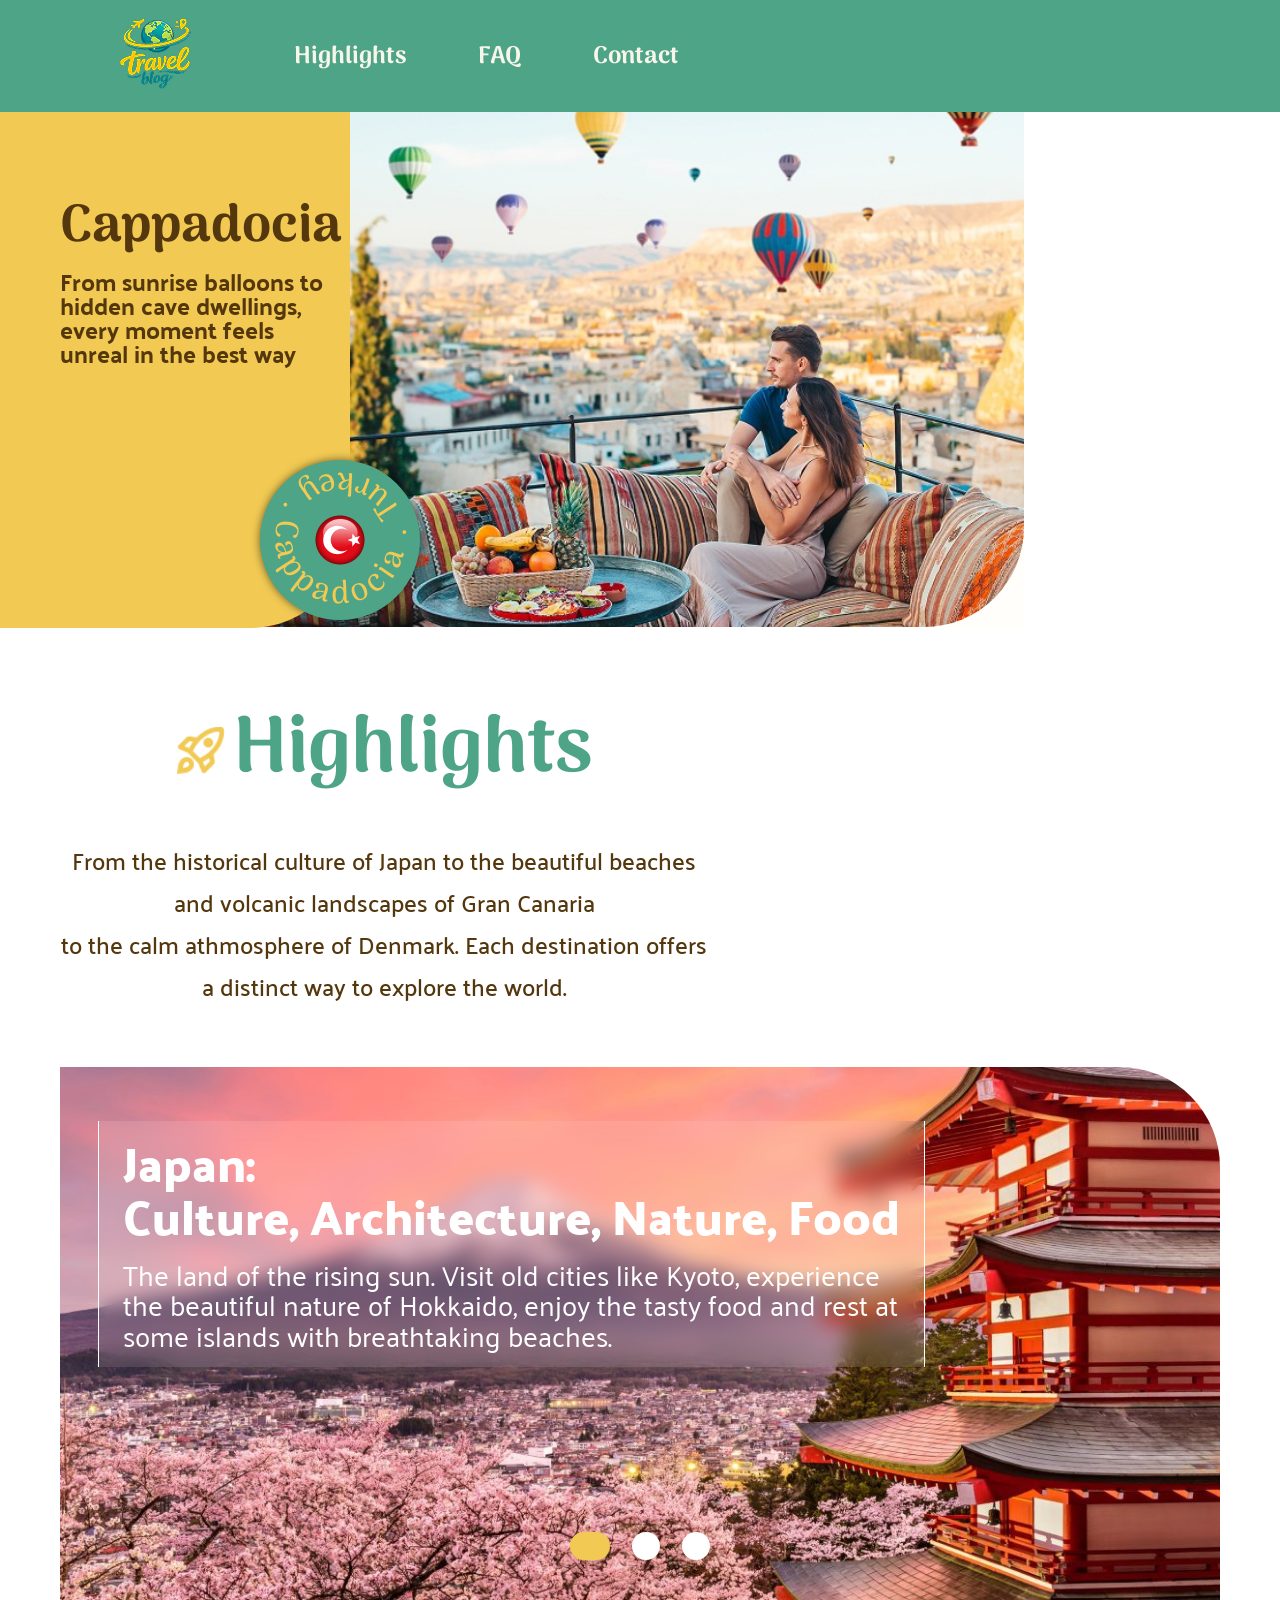
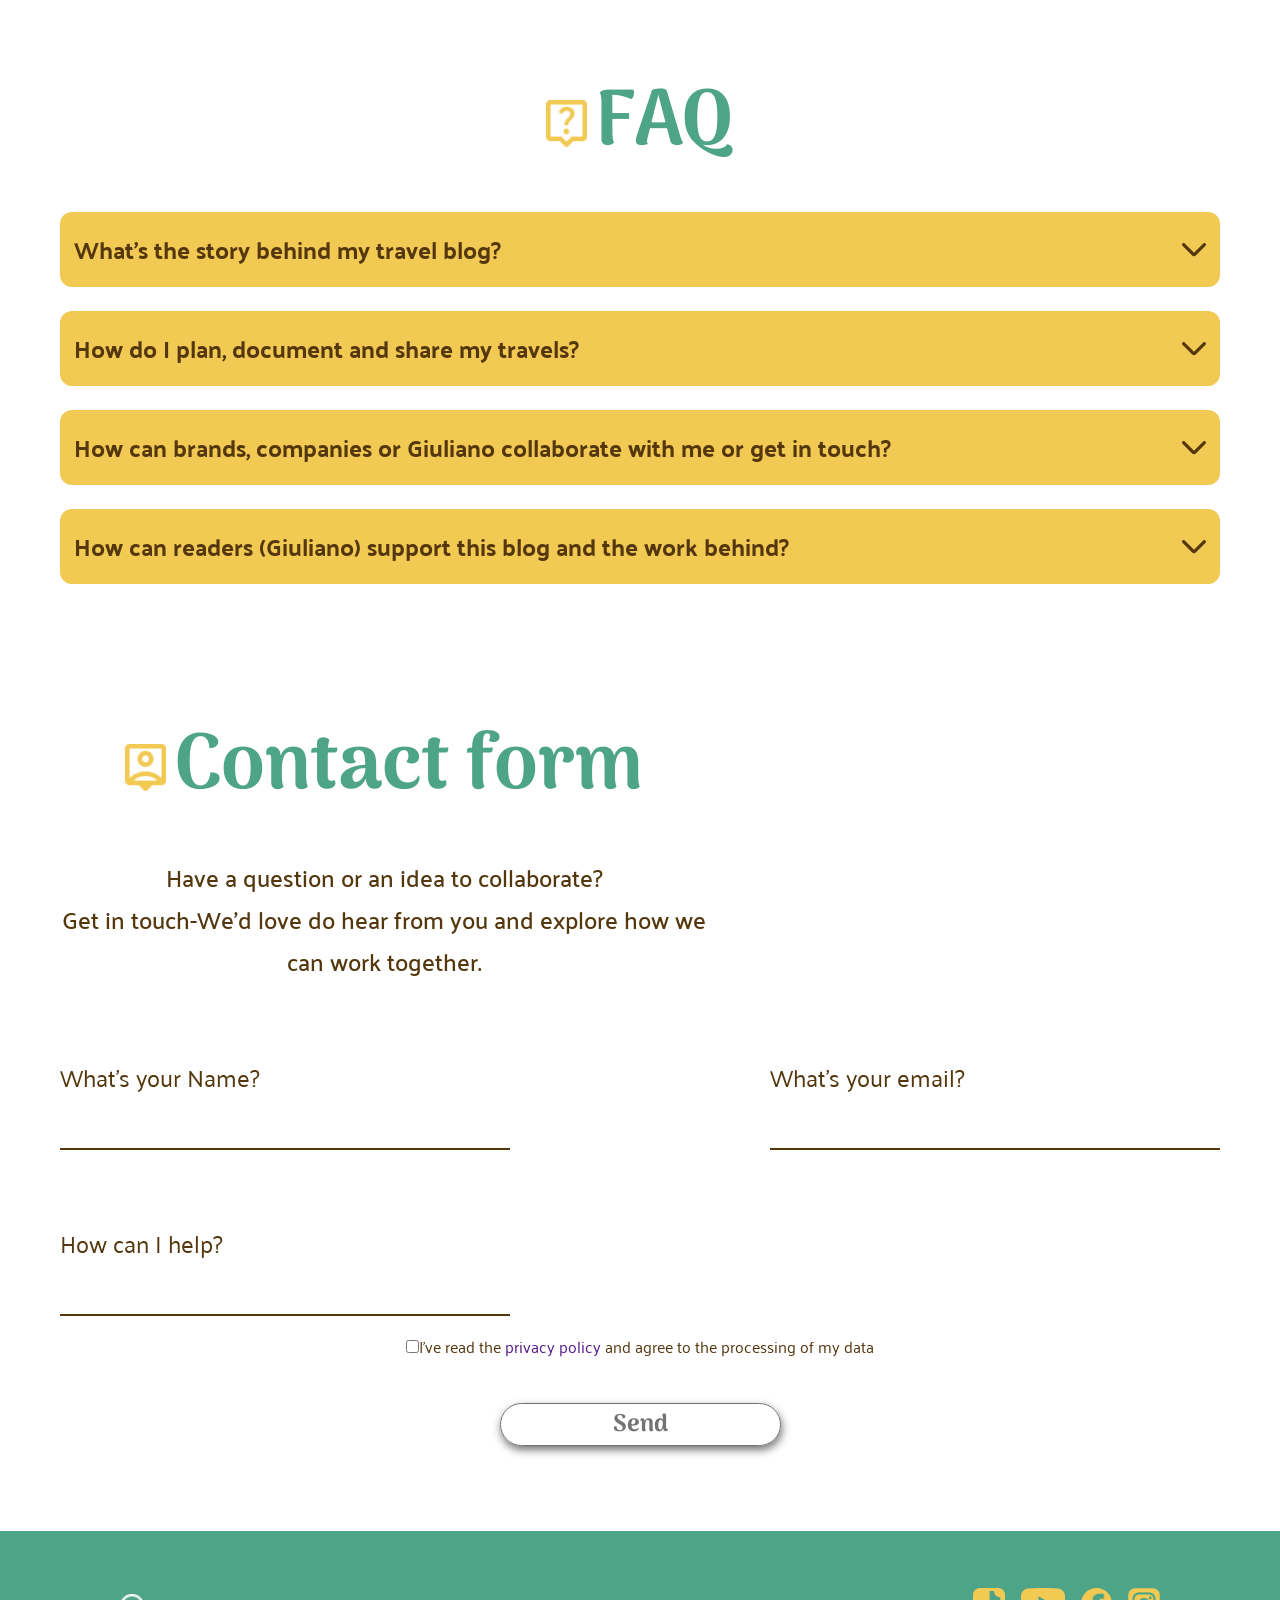
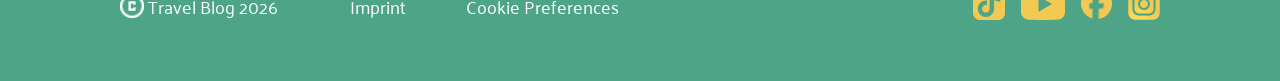
<file: index.html>
<!DOCTYPE html>
<html lang="en">

<head>
    <meta charset="UTF-8">
    <meta name="viewport" content="width=device-width, initial-scale=1.0">
    <title>TRAVEL BLOG</title>
    <link rel="icon" type="image/x-icon" href="./assets/icons/travel-icon.png" alt="travel blog icon">
    <link rel="stylesheet" href="style.css">
</head>

<body id="blog">
    <header>
        <div class="landing-section">
            <div class="header-section">
                <div class="header-icon">
                    <a href="./index.html" alt="link for the to the frontpage"><img src="assets/icons/travel-icon.png"
                            alt="travel blog icon"></a>
                </div>
                <div class="header-information">
                    <div class="header-text">
                        <a class="header-one" href="#highlight">Highlights</a>
                        <a class="header-two" href="#faq">FAQ</a>
                        <a class="header-three" href="#contact">Contact</a>
                    </div>
                </div>
            </div>
        </div>
    </header>

    <section class="parent-cappadocia">
        <div class="sliding-entry entry-after-animation">
        </div>
        <div>
            <div class="image-boarder">
                <img class="image-header" src="./assets/images/header-photo.jpg"
                    alt="couple in Cappodocia with balloons in the sky">
            </div>
            <div class="cappadocia-box visible-after-animation">
                <h2 class="headline-cappadocia">Cappadocia</h2>
                <div class="cappadocia-text visible-after-animation">
                    <p>From sunrise balloons to hidden cave dwellings, every moment feels unreal in
                        the best way
                    </p>
                </div>
                <div class="background-flag flag-after-animation">
                    <div class="flag visible-after-animation">
                        <img src="./assets/icons/Flag_orb_Turkey 2.png">
                        <div class="flagtext visible-after-animation">
                            <img src="./assets/icons/Cappadocia . Turkey ..png">
                        </div>
                    </div>
                </div>
            </div>
        </div>
    </section>





    <main id="highlight">
        <div class="highlight-section">
            <div class="highlight-header">
                <img src="assets/icons/rocket.png" alt="rocket-icon">
                <h2>Highlights</h2>
            </div>

            <div class="hightlight-text">
                From the historical culture of Japan to the beautiful beaches and volcanic landscapes
                of Gran Canaria <br> to the calm athmosphere of Denmark. Each destination offers a distinct
                way to explore the world.
            </div>
        </div>
        <div class="slider">
            <section class="slider_a">
                <input type="radio" name="slider" value="one" checked>
                <input type="radio" name="slider" value="two">
                <input type="radio" name="slider" value="three">

                <div class="slider_a_wrapper">
                    <a href="./japan.html">
                        <img class="element_one" src="assets/images/japan-fuji.jpg" alt="japan">
                        <span class="slider-text">
                            <h3>Japan: <br> Culture, Architecture, Nature, Food</h3>
                            <p>The land of the rising sun. Visit old cities like Kyoto, experience <br>
                                the beautiful nature of Hokkaido, enjoy the tasty food and rest at <br>
                                some islands with breathtaking beaches.</p>
                        </span>
                    </a>
                    <a href="./canaria.html">
                        <img class="element_two" src="./assets/images/canaria-landscape.jpg" alt="cran canaria">
                        <span class="slider-text">
                            <h3>Gran Canaria: <br> Beaches, Volcanic Landspaces, Nature, Sun</h3>
                            <p>The island of eternal spring. Explore the golden dunes of Maspalomas, discover <br>
                                the dramatic volcanic landscapes of the interior, enjoy the mild year round <br>
                                climate and relax on stunning beaches with crystal clear water</p>
                        </span>
                    </a>
                    <a href="./denmark.html">
                        <img class="element_three" src="assets/images/denmark.jpg" alt="denmark">
                        <span class="slider-text">
                            <h3>Denmark: <br> Calm, Design, Coastline, History</h3>
                            <p>Scandinavia's relaxed atmosphere. Stroll through the colorful streets of Copenhagen, <br>
                                discover charming castles and fishing villages, enjoy the vast coastline with gentle
                                dunes <br>
                                and let yourself be captivated by Scandinavian design and the "hygge" way of life.</p>
                        </span>
                    </a>
                </div>
            </section>
        </div>

    </main>


    <main id="faq">
        <div class="faq-section">
            <div class="faq-header"><img src="assets/icons/questionmark.png" alt="question mark icon">
                <h2>FAQ</h2>
            </div>
            <div class="faq-text">
                <input type="checkbox" id="faq-one">
                <label for="faq-one" class="faq-question">
                    <p>What's the story behind my travel blog?</p>
                    <img src="assets/icons/arrow_forward_ios.svg" alt="arrow down" width="24" height="24">
                </label>
                <div class="faq-hidden">
                    <p>My travel blog was born from a passion for discovering new places, cultures, and experiences
                        around the world. From the vibrant streets of Tokyo and Osaka to breathtaking natural
                        landscapes, every journey has a story worth sharing. I created this blog to capture those
                        moments, inspire others to explore, and show what makes each destination unique. Come along on
                        my adventures and discover the world through my eyes.</p>
                </div>
            </div>
            <div class="faq-text">
                <input type="checkbox" id="faq-two">
                <label for="faq-two" class="faq-question">
                    <p>How do I plan, document and share my travels?</p>
                    <img src="assets/icons/arrow_forward_ios.svg" alt="arrow down" width="24" height="24">
                </label>
                <div class="faq-hidden">
                    <p>I plan my travels by researching destinations, discovering unique places, and creating a flexible
                        itinerary that leaves room for spontaneous adventures. Along the way, I document my experiences
                        through photos, videos, and personal stories that capture the atmosphere of each place. I focus
                        on the moments that make each journey special, from local culture and food to unforgettable
                        adventures. I then share these experiences on my blog to inspire others and help them plan their
                        own travels.</p>
                </div>
            </div>
            <div class="faq-text">
                <input type="checkbox" id="faq-three">
                <label for="faq-three" class="faq-question">
                    <p>How can brands, companies or Giuliano collaborate with me or get in touch?</p>
                    <img src="assets/icons/arrow_forward_ios.svg" alt="arrow down" width="24" height="24">
                </label>
                <div class="faq-hidden">
                    <p>Brands and companies can get in touch with me for collaborations, travel projects, content
                        creation, or other creative opportunities. I’m always open to working with people and businesses
                        that share my passion for travel and discovering new places. Whether it’s a partnership,
                        destination feature, or creative project, I’m happy to explore new ideas together. And of
                        course, Giuliano is always welcome to reach out too!</p>
                </div>
            </div>
            <div class="faq-text">
                <input type="checkbox" id="faq-four">
                <label for="faq-four" class="faq-question">
                    <p>How can readers (Giuliano) support this blog and the work behind?</p>
                    <img src="assets/icons/arrow_forward_ios.svg" alt="arrow down" width="24" height="24">
                </label>
                <div class="faq-hidden">
                    <p>Readers can support the blog simply by following my journeys, sharing my stories, and spreading
                        the word to others who love to travel. Every visit, comment, and interaction helps motivate me
                        to keep exploring and creating new content. If you enjoy what I share, you can also support me
                        by recommending the blog to friends and family. And Giuliano can support the blog by liking it —
                        preferably for the content, not the spelling!</p>
                </div>
            </div>
        </div>
    </main>


    <main class="contact-form" id="contact">
        <div class="highlight-section">
            <div class="highlight-header">
                <img src="assets/icons/person.png" alt="person-icon">
                <h2>Contact form</h2>
            </div>

            <div class="hightlight-text">
                Have a question or an idea to collaborate? <br> Get in touch-We'd love do hear from you and explore how
                we can work together.
            </div>

        </div>
        <div class="contacts">
            <form action="/action_page.php">
                <box class="question-box">
                    <div class="question-first">
                        <div>
                            <p class="contact-question" for="fname">What's your Name?</p>
                            <input class="writing" id="subject" name="subject" placeholder="">
                            </input>
                        </div>
                        <div>
                            <p class="contact-question" for="email">What's your email?</p>
                            <input class="writing" id="subject" name="subject" placeholder="">
                            </input>
                        </div>
                    </div>

                    <div>
                        <p class="contact-question" for="question">How can I help?</p>
                        <input class="writing2" id="subject" name="subject" placeholder="">
                        </input>
                    </div>

                    <div class="privacy">
                        <input type="checkbox">
                        <span class="checkmark"></span>
                        <p>I've read the <a href=""> privacy policy </a> and agree to the processing of my
                            data</p>
                    </div>
                </box>

                <div class="privacy">
                    <input class="send" type="send" disabled="Send" value="Send">
                </div>
            </form>
        </div>
    </main>

    <footer id="about-level" class="footer">
        <div class="footer-information">
            <div class="footer-left">
                <div class="copyright">
                    <img src="assets/icons/copyright.png" alt="copyright icon">
                    <p>Travel Blog 2026</p>
                </div>
                <div class="footer-text">
                    <a href="">Imprint</a>
                    <a href="">Cookie Preferences</a>
                </div>
            </div>
            <div class="footer-img">
                <a href="https://www.tiktok.com/" target="_blank"><img src="assets/icons/tiktok.png"
                        alt="tiktok icon"></a>
                <a href="https://www.youtube.com/" target="_blank"><img src="assets/icons/youtube.png"
                        alt="youtube icon"></a>
                <a href="https://www.facebook.com/" target="_blank"><img src="assets/icons/facebook.png"
                        alt="facebook icon"></a>
                <a href="https://www.instagram.com/" target="_blank"><img src="assets/icons/instagram.png"
                        alt="instagram icon"></a>
            </div>
        </div>
    </footer>

    <div class="phone-footer">
        <div class="phone-footer-img">
            <a href="./japan.html"><img src="assets/icons/home-green.png" alt="home icon"></a>
            <img src="assets/icons/rocket-green.png" alt="rocket icon">
            <img src="assets/icons/help-green.png" alt="help icon">
            <img src="assets/icons/person-green.png" alt="person icon">
        </div>
    </div>
</body>


</html>
</file>
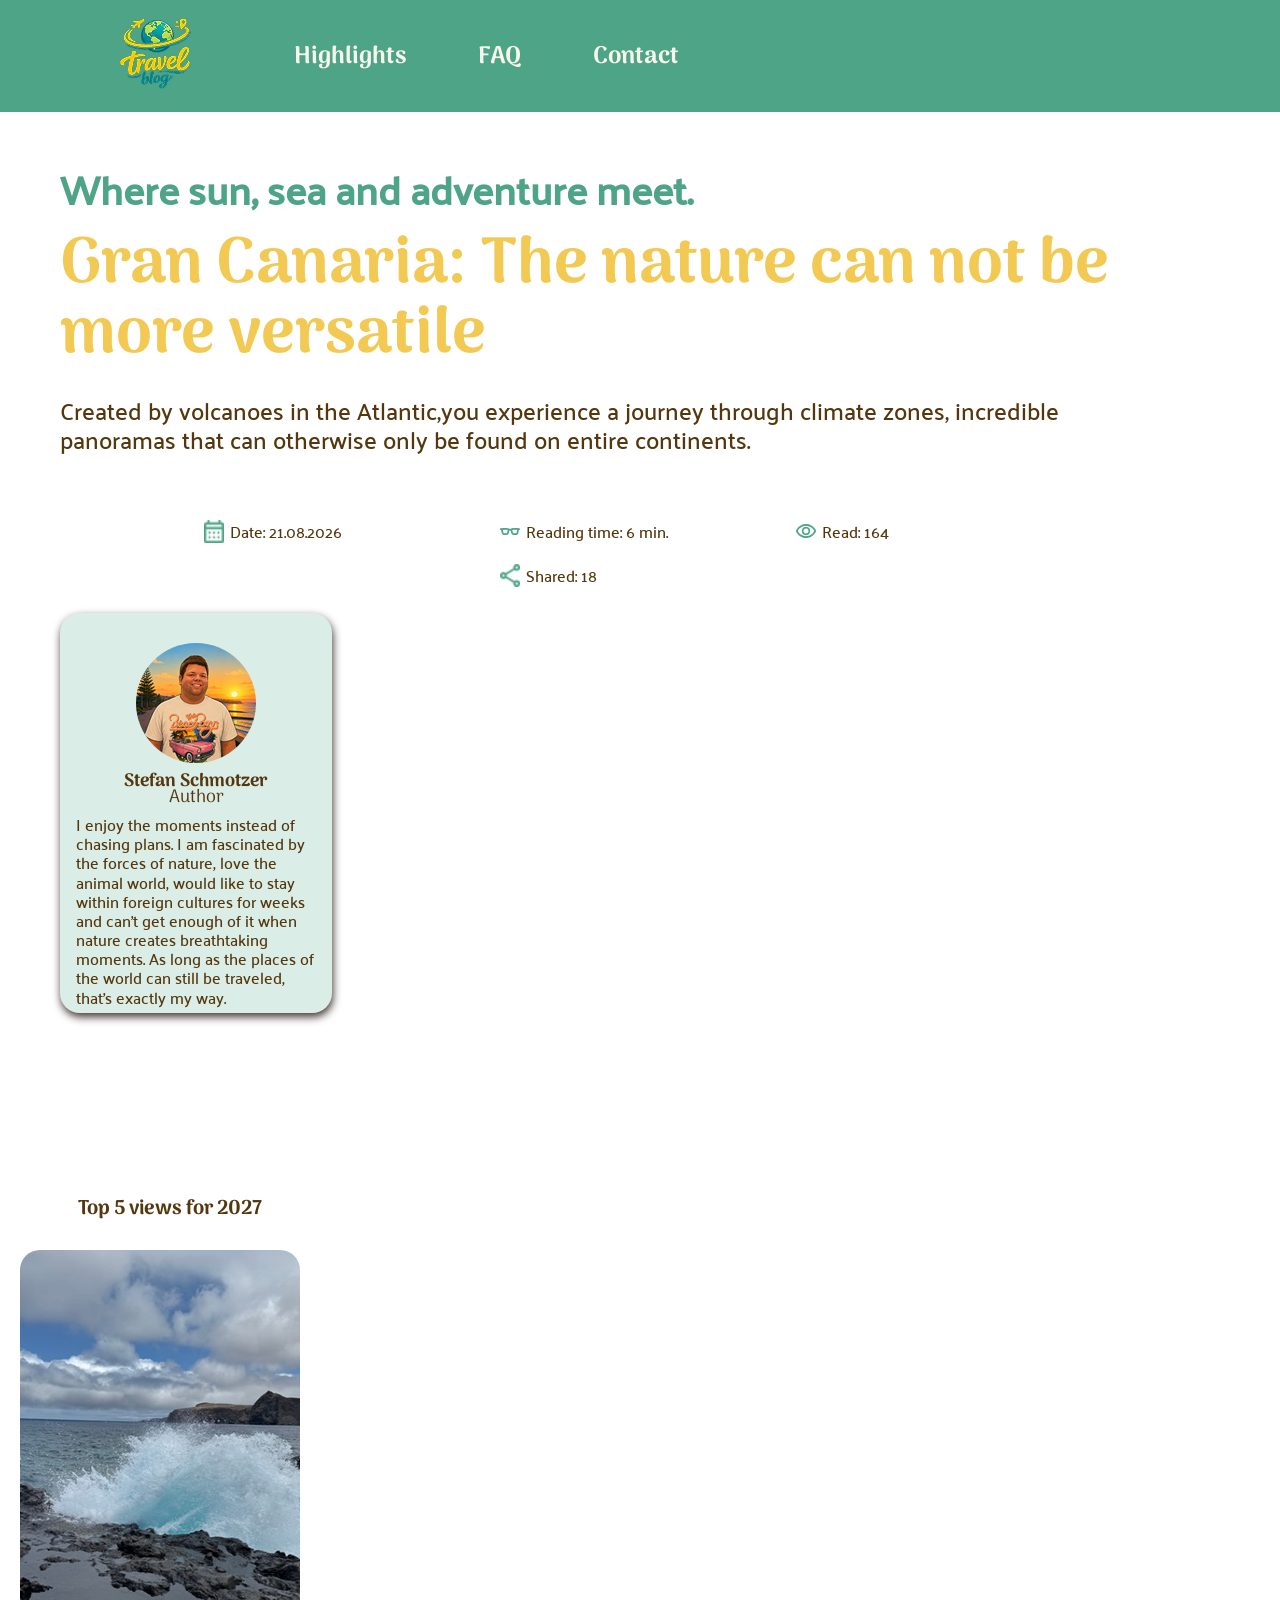
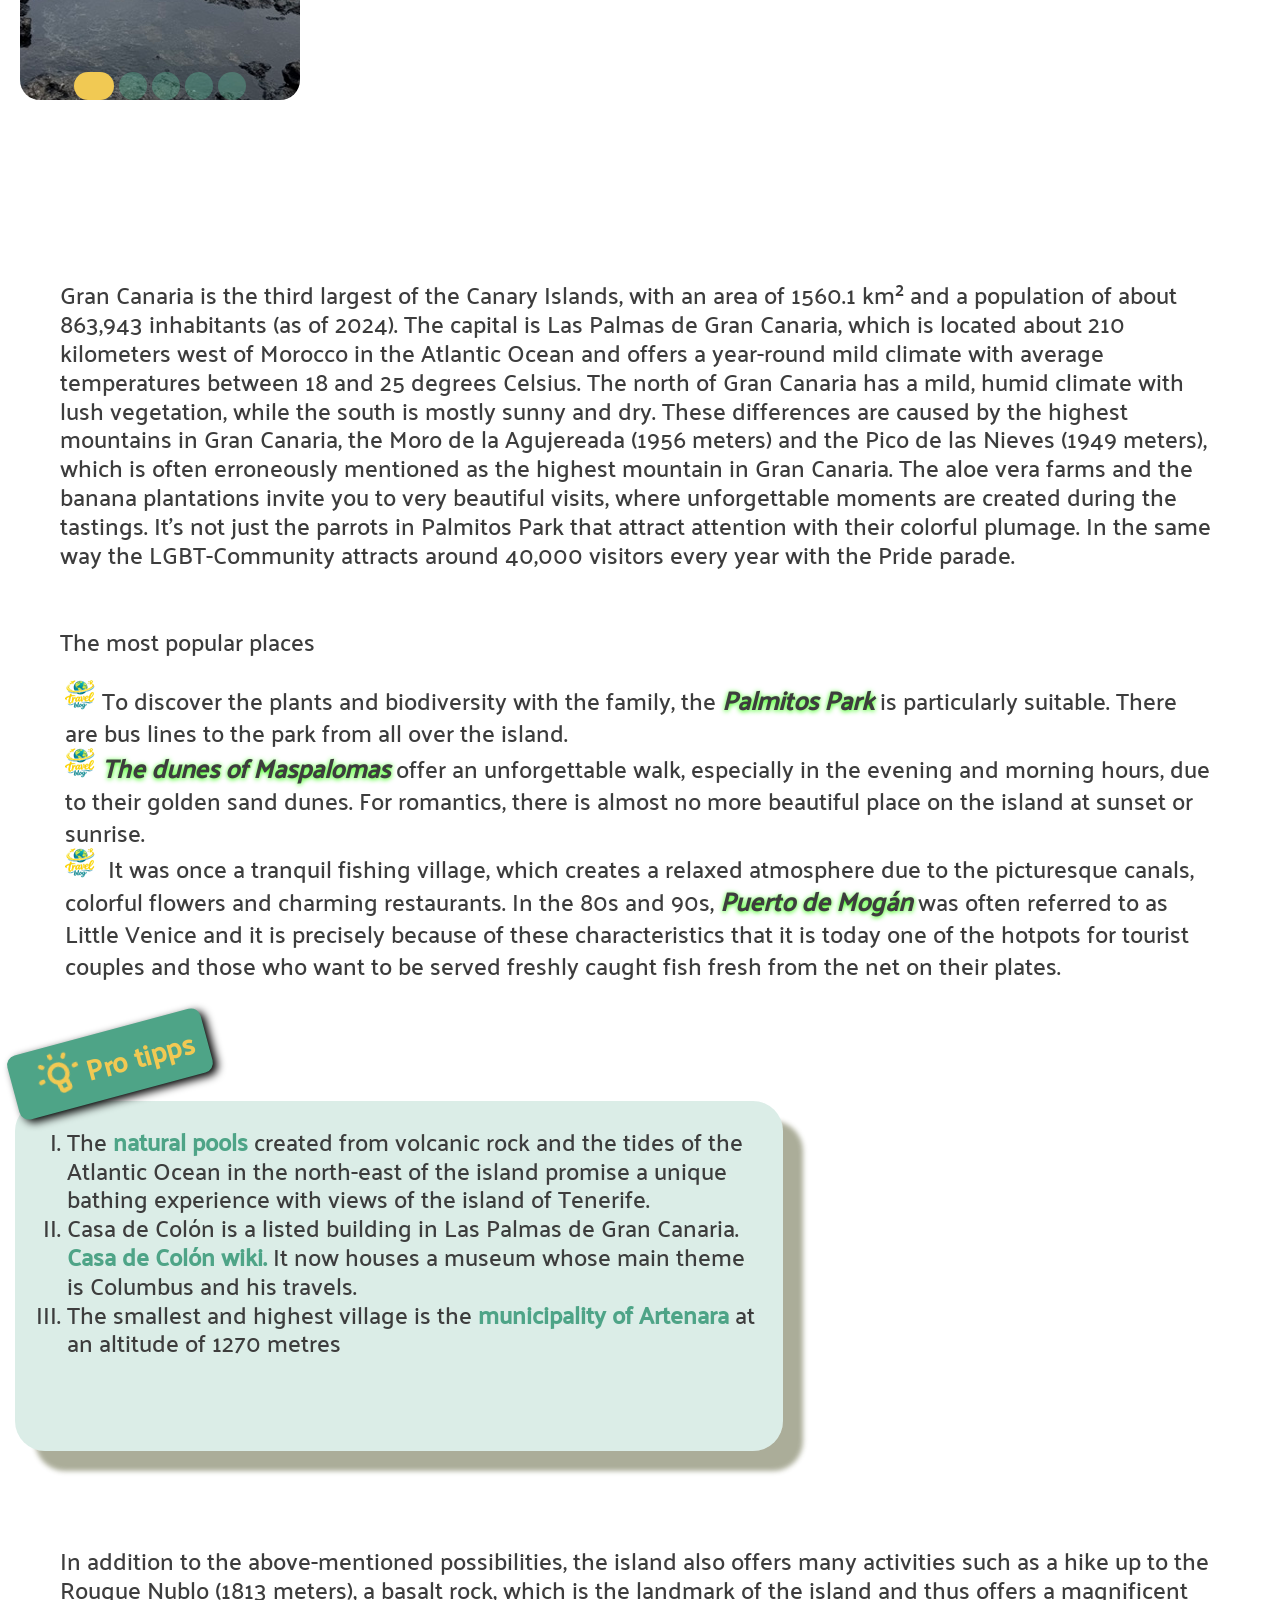
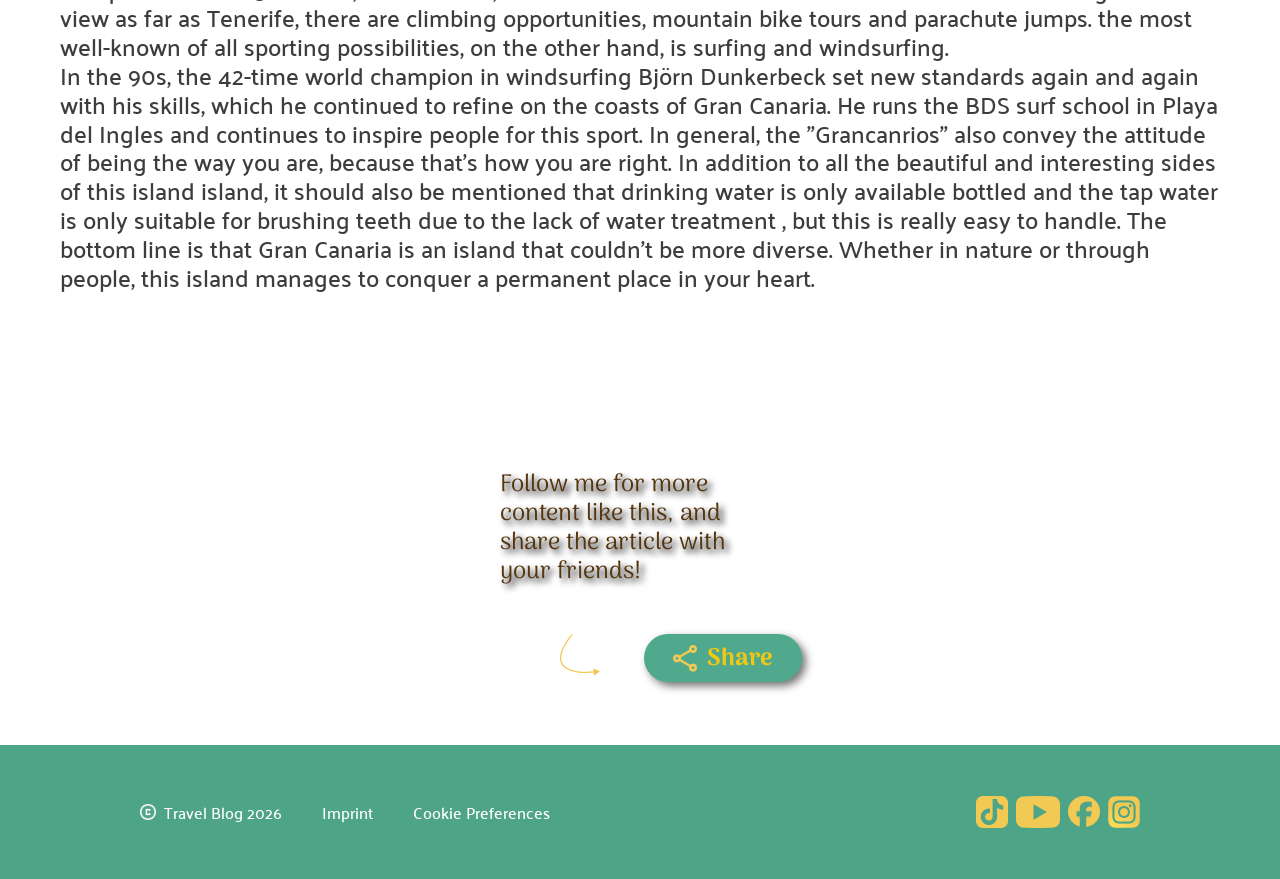
<file: canaria.html>
<!DOCTYPE html>
<html lang="en">

<head>
    <meta charset="UTF-8">
    <meta name="viewport" content="width=device-width, initial-scale=1.0">
    <title>CANARIA TRAVEL BLOG</title>
    <link rel="icon" type="image/x-icon" href="./assets/icons/travel-icon.png" alt="travel blog icon">
    <link rel="stylesheet" href="canaria.css">
</head>

<body id="blog">
    <header>
        <div class="landing-section">
            <div class="header-section">
                <div class="header-icon">
                    <a href="./index.html" alt="link for the to the frontpage"><img src="assets/icons/travel-icon.png"
                            alt="travel blog icon"></a>
                </div>
                <div class="header-information">
                    <div class="header-text">
                        <a class="header-one" href="./index.html#highlight">Highlights</a>
                        <a class="header-two" href="./index.html#faq">FAQ</a>
                        <a class="header-three" href="./index.html#contact">Contact</a>
                    </div>
                </div>
            </div>
        </div>
    </header>


    <main>
        <div class="article-container">
            <div class="intro-container">
                <div class="article-left">
                    <div class="highlight-section">
                        <div class="highlight-header">
                            <h4>Where sun, sea and adventure meet.</h4>
                            <h1>Gran Canaria: The nature can not be more versatile</h1>
                        </div>
                        <div class="highlight-text">
                            Created by volcanoes in the Atlantic,you experience a journey through climate zones,
                            incredible
                            panoramas that can otherwise only be found on entire continents.
                        </div>
                    </div>
                    <div class="article-meta">
                        <div class="meta-item">
                            <img src="./assets/icons/calendar.png" alt="Date">
                            <span>Date: 21.08.2026</span>
                        </div>
                        <div class="meta-item">
                            <img src="./assets/icons/eyeglasses.png" alt="Reading time">
                            <span>Reading time: 6 min.</span>
                        </div>
                        <div class="meta-item">
                            <img src="./assets/icons/visibility.png" alt="Read">
                            <span>Read: 164</span>
                        </div>
                        <div class="meta-item">
                            <img src="./assets/icons/share_green.png" alt="Shared">
                            <span>Shared: 18</span>
                        </div>
                    </div>
                </div>
                <div class="author-card-mobile">
                    <div class="author-card">
                        <img class="author-image" src="./assets/images/Stefan3.png" alt="Author">
                        <div class="author-name">
                            Stefan Schmotzer
                        </div>
                        <div class="author-role">
                            Author
                        </div>
                        <p class="author-description">
                            I enjoy the moments instead of chasing plans.
                            I am fascinated by the forces of nature, love the animal world,
                            would like to stay within foreign cultures for weeks and can't get enough of it when nature
                            creates breathtaking moments.
                            As long as the places of the world can still be traveled, that's exactly my way.
                        </p>
                    </div>
                </div>
            </div>
        </div>


        <div class="slider-gallery">
            <h5 class="headline-slider">Top 5 views for 2027</h5>
            <section class="section-image">
                <img class="headline-image-slider" src="./assets/images/canaria-waves.jpg"
                    alt="Waves crash into lava rocks at the lava pools in Gran Canaria">
                <img class="headline-image-slider" src="./assets/images/canaria-banana.jpg"
                    alt="between banana palms on a banana plantation in Gran Canaria">
                <img class="headline-image-slider" src="./assets/images/canaria-dunes.jpg"
                    alt="Sunrise in the dunes of Maspalomas">
                <img class="headline-image-slider" src="./assets/images/canaria-palmitos.jpg"
                    alt="Boy sitting on a stone bench in Palmitos Park and feeding the parrots sitting on him">
                <img class="headline-image-slider" src="./assets/images/canaria-lavapool.jpg"
                    alt="great view of a lava pool from Las Salinas de Agaete and in the background is the Atlantic Ocean">
            </section>
            <section class="slider_a">
                <input type="radio" name="slider" value="one" checked>
                <input type="radio" name="slider" value="two">
                <input type="radio" name="slider" value="three">
                <input type="radio" name="slider" value="four">
                <input type="radio" name="slider" value="five">

                <div class="slider_a_wrapper">
                    <img class="slider_a_element" class="element_one" src="./assets/images/canaria-waves.jpg"
                        alt="Waves crash into lava rocks at the lava pools in Gran Canaria">
                    <img class="slider_a_element" class="element_two" src="./assets/images/canaria-banana.jpg"
                        alt="between banana palms on a banana plantation in Gran Canaria">
                    <img class="slider_a_element" class="element_three" src="./assets/images/canaria-dunes.jpg"
                        alt="Sunrise in the dunes of Maspalomas">
                    <img class="slider_a_element" class="element_four" src="./assets/images/canaria-palmitos.jpg"
                        alt="Boy sitting on a stone bench in Palmitos Park and feeding the parrots sitting on him">
                    <img class="slider_a_element" class="element_five" src="./assets/images/canaria-lavapool.jpg"
                        alt="great view of a lava pool from Las Salinas de Agaete and in the background is the Atlantic Ocean">
                </div>
            </section>


        </div>

        <div class="center-text">
            <article>Gran Canaria is the third largest of the Canary Islands, with an
                area of 1560.1 km² and
                a population of about 863,943 inhabitants (as of 2024).
                The capital is Las Palmas de Gran Canaria, which is located about 210 kilometers west of
                Morocco in the Atlantic Ocean and offers a year-round mild climate with average temperatures between 18
                and
                25 degrees Celsius. The north of Gran Canaria has a mild,
                humid climate with lush vegetation, while the south is mostly sunny and dry.
                These differences are caused by the highest mountains in Gran Canaria, the Moro de la
                Agujereada (1956 meters) and the Pico de
                las Nieves (1949 meters), which is often erroneously mentioned as the highest mountain in Gran Canaria.
                The aloe vera farms and the banana plantations invite you to very beautiful visits, where unforgettable
                moments are created during the tastings.
                It's not just the parrots in Palmitos Park that attract attention with
                their colorful plumage.
                In the same way the LGBT-Community attracts around 40,000 visitors every
                year with the Pride parade.
            </article>
        </div>
        <div>
            <a class="center-list-headline">The most popular places</a>
            <ul class="center-list">
                <li>To discover the plants and biodiversity with the family,
                    the <span class="word-style"> Palmitos Park</span> is particularly suitable.
                    There are bus lines to the park from all over the island.
                </li>
                <li><span class="word-style">The dunes of Maspalomas</span> offer an unforgettable walk,
                    especially in the evening and morning hours,
                    due to their golden sand dunes. For romantics, there is almost no more beautiful
                    place on the island at sunset or sunrise.
                </li>
                <li>
                    It was once a tranquil fishing village, which creates a relaxed atmosphere due to
                    the picturesque canals,
                    colorful flowers and charming restaurants. In the 80s and 90s,
                    <span class="word-style">Puerto de Mogán</span> was often referred to as Little
                    Venice and it is precisely because of these characteristics that it is today one of
                    the hotpots
                    for tourist couples and those who want to be served freshly caught fish fresh from
                    the net on their plates.
                </li>
            </ul>
        </div>
        <div class="tipps-section">
            <div class="pro-tipps">
                <img src="./assets/icons/light-bulb.png" alt="light-bulb">
                Pro tipps
            </div>
            <ol class="list-tipps">
                <li>The <a href="https://villagrancanaria.com/de/blog/naturschwimmbad-gran-canaria/" target="_blank"
                        alt="link for the most beautiful natural pools of Gran Canaria"> natural
                        pools</a> created from volcanic rock and the tides of the Atlantic Ocean in the
                    north-east
                    of the island promise a unique bathing experience with views of the island of Tenerife.
                </li>
                <li>Casa de Colón is a listed building in Las Palmas de Gran Canaria.
                    <a href="https://de.wikipedia.org/wiki/Casa_de_Col%C3%B3n" target="_blank"
                        alt="wikipedia entry from the Casa de Colón"> Casa de Colón wiki.</a> It now houses a
                    museum whose main theme is Columbus and his travels.
                </li>
                <li>The smallest and highest village is the
                    <a href="https://www.gran-canaria-virtuell.de/artenara.html" target="_blank"
                        alt="Information page of the municipality of Artenara"> municipality of
                        Artenara</a> at an
                    altitude of 1270 metres
                </li>
            </ol>
        </div>
        </div>
        </div>
        <div>
            <article class="last-text">In addition to the above-mentioned possibilities, the island also
                offers many activities such as a
                hike up to the Rouque Nublo (1813 meters), a basalt rock, which is the landmark of the
                island and thus offers a magnificent view
                as far as Tenerife, there are climbing opportunities, mountain bike tours and parachute
                jumps.
                the most well-known of all sporting possibilities, on the other hand, is surfing and
                windsurfing. <br>
                In the 90s, the 42-time world champion in windsurfing Björn Dunkerbeck set new standards
                again and again with his skills,
                which he continued to refine on the coasts of Gran Canaria. He runs the BDS surf school in
                Playa del Ingles and continues
                to inspire people for this sport.
                In general, the "Grancanrios" also convey the attitude of being the way you are, because
                that's how you are right.
                In addition to all the beautiful and interesting sides of this island island, it should also
                be mentioned that drinking water
                is only available bottled and the tap water is only suitable for brushing teeth due to the
                lack of water treatment ,
                but this is really easy to handle. The bottom line is that Gran Canaria is an island that
                couldn't be more diverse.
                Whether in nature or through people,
                this island manages to conquer a permanent place in your heart.
            </article>
        </div>



        <section class="follow-me">
            <a class="follow-me-text">
                Follow me for more content like this, and share the article with your friends!
            </a>
            <div class="follow-me-action">
                <img src="./assets/icons/arrow.svg" alt="" class="arrow">
                <div class="share-container">
                    <input type="checkbox" id="share-toggle">
                    <div class="share" >
                        <img src="./assets/icons/share.png" alt="share" class="share-icon">
                        <label for="share-toggle">Share</label>
                    </div>
                    <div class="share-options">
                        <img src="./assets/icons/share_green.svg" alt="" class="share-green">
                        <div class="share-links">
                            <a href="https://www.linkedin.com/" target="_blank">LinkedIn</a>
                            <a href="https://www.whatsapp.com/" target="_blank">WhatsApp</a>
                        </div>
                    </div>
                </div>
            </div>

        </section>





    </main>
    <footer class="footer">
        <div class="footer-container">
            <div class="footer-left">
                <div class="copyright">
                    <img src="./assets/icons/copyright.png" alt="Copyright">
                    <p>Travel Blog 2026</p>
                </div>
                <div class="footer-left-cookie">
                    <a href="#">Imprint</a>
                    <a href="#">Cookie Preferences</a>
                </div>
            </div>
            <div class="footer-right">
                <a href="https://www.tiktok.com/" target="_blank">
                    <img src="./assets/icons/tiktok.png" alt="TikTok">
                </a>
                <a href="https://www.youtube.com/" target="_blank">
                    <img src="./assets/icons/youtube.png" alt="Youtube">
                </a>
                <a href="https://www.facebook.com/" target="_blank">
                    <img src="./assets/icons/facebook.png" alt="Facebook">
                </a>
                <a href="https://www.instagram.com/" target="_blank">
                    <img src="./assets/icons/instagram.png" alt="Instagram">
                </a>
            </div>
        </div>
    </footer>


    <div class="phone-footer">
        <div class="phone-footer-img">
            <img src="assets/icons/home-green.png" alt="home icon">
            <img src="assets/icons/rocket-green.png" alt="rocket icon">
            <img src="assets/icons/help-green.png" alt="help icon">
            <img src="assets/icons/person-green.png" alt="person icon">
        </div>
    </div>

</body>

</html>
</file>
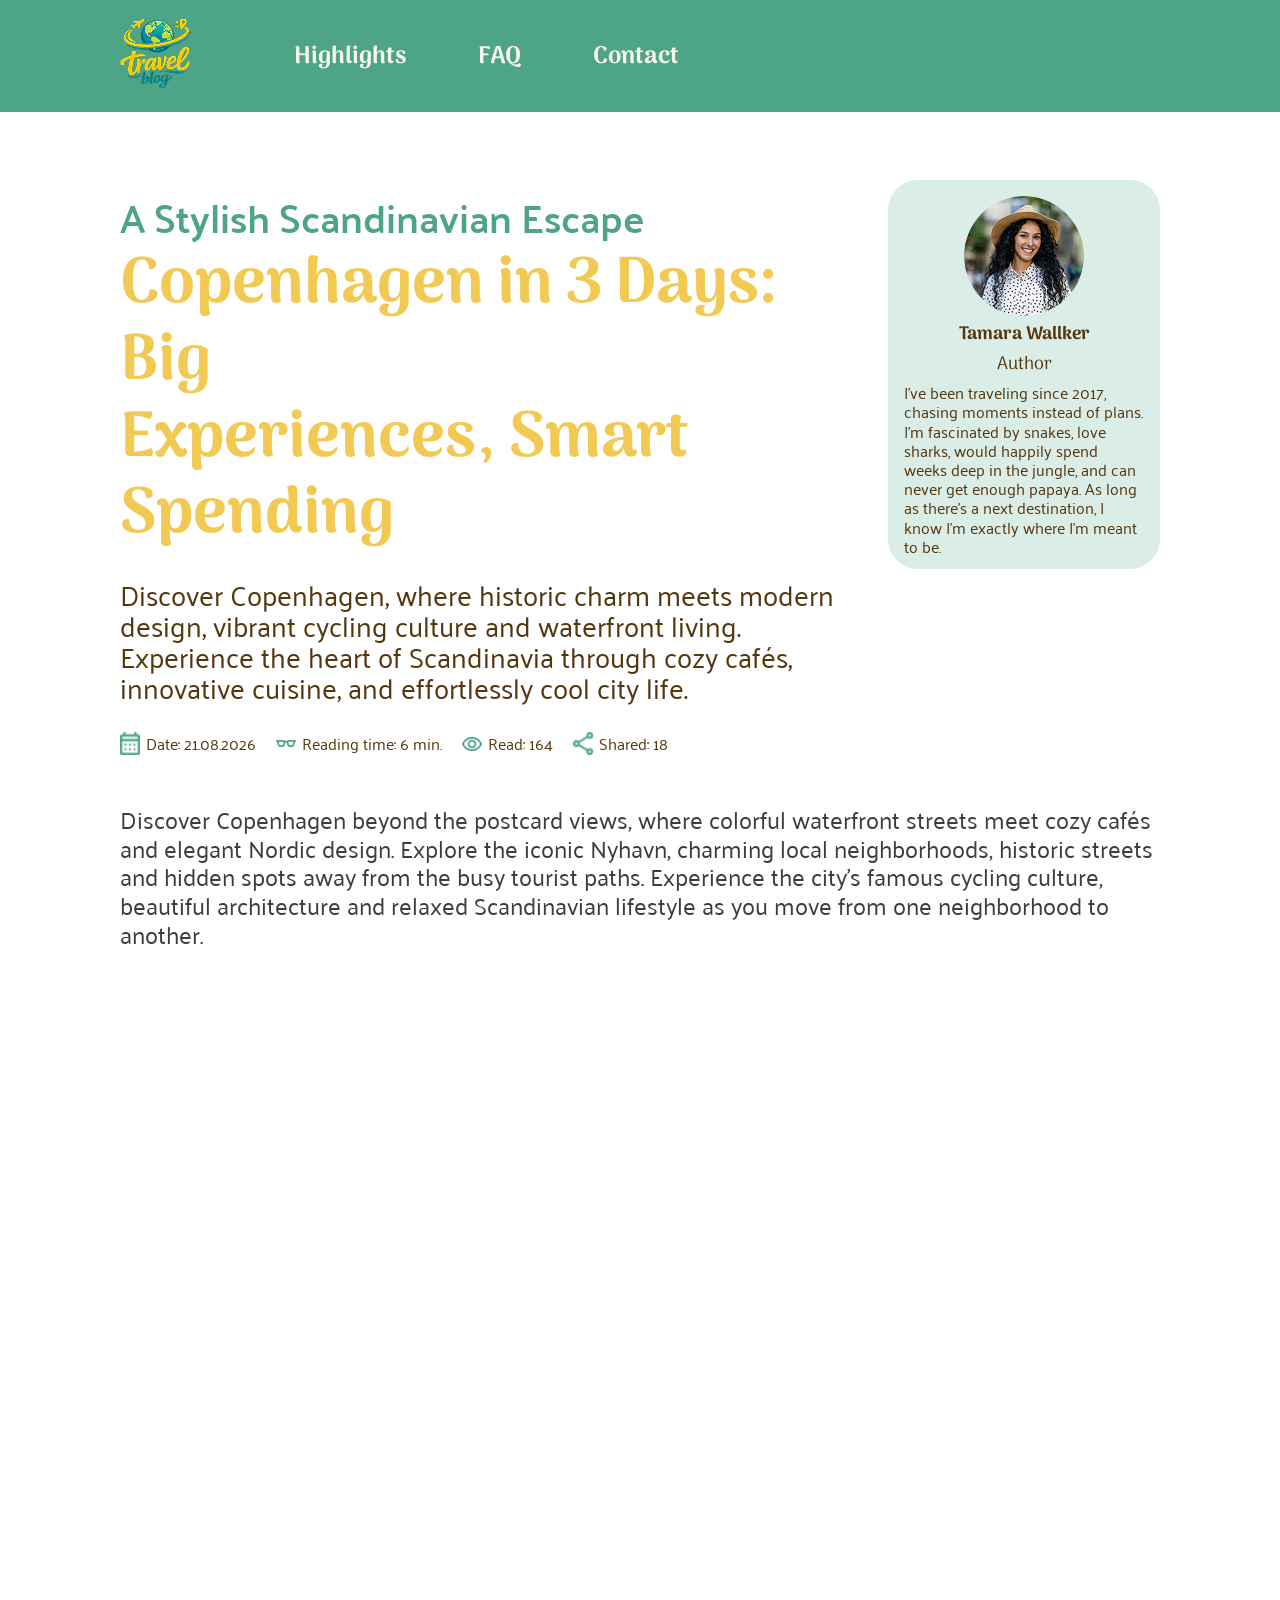
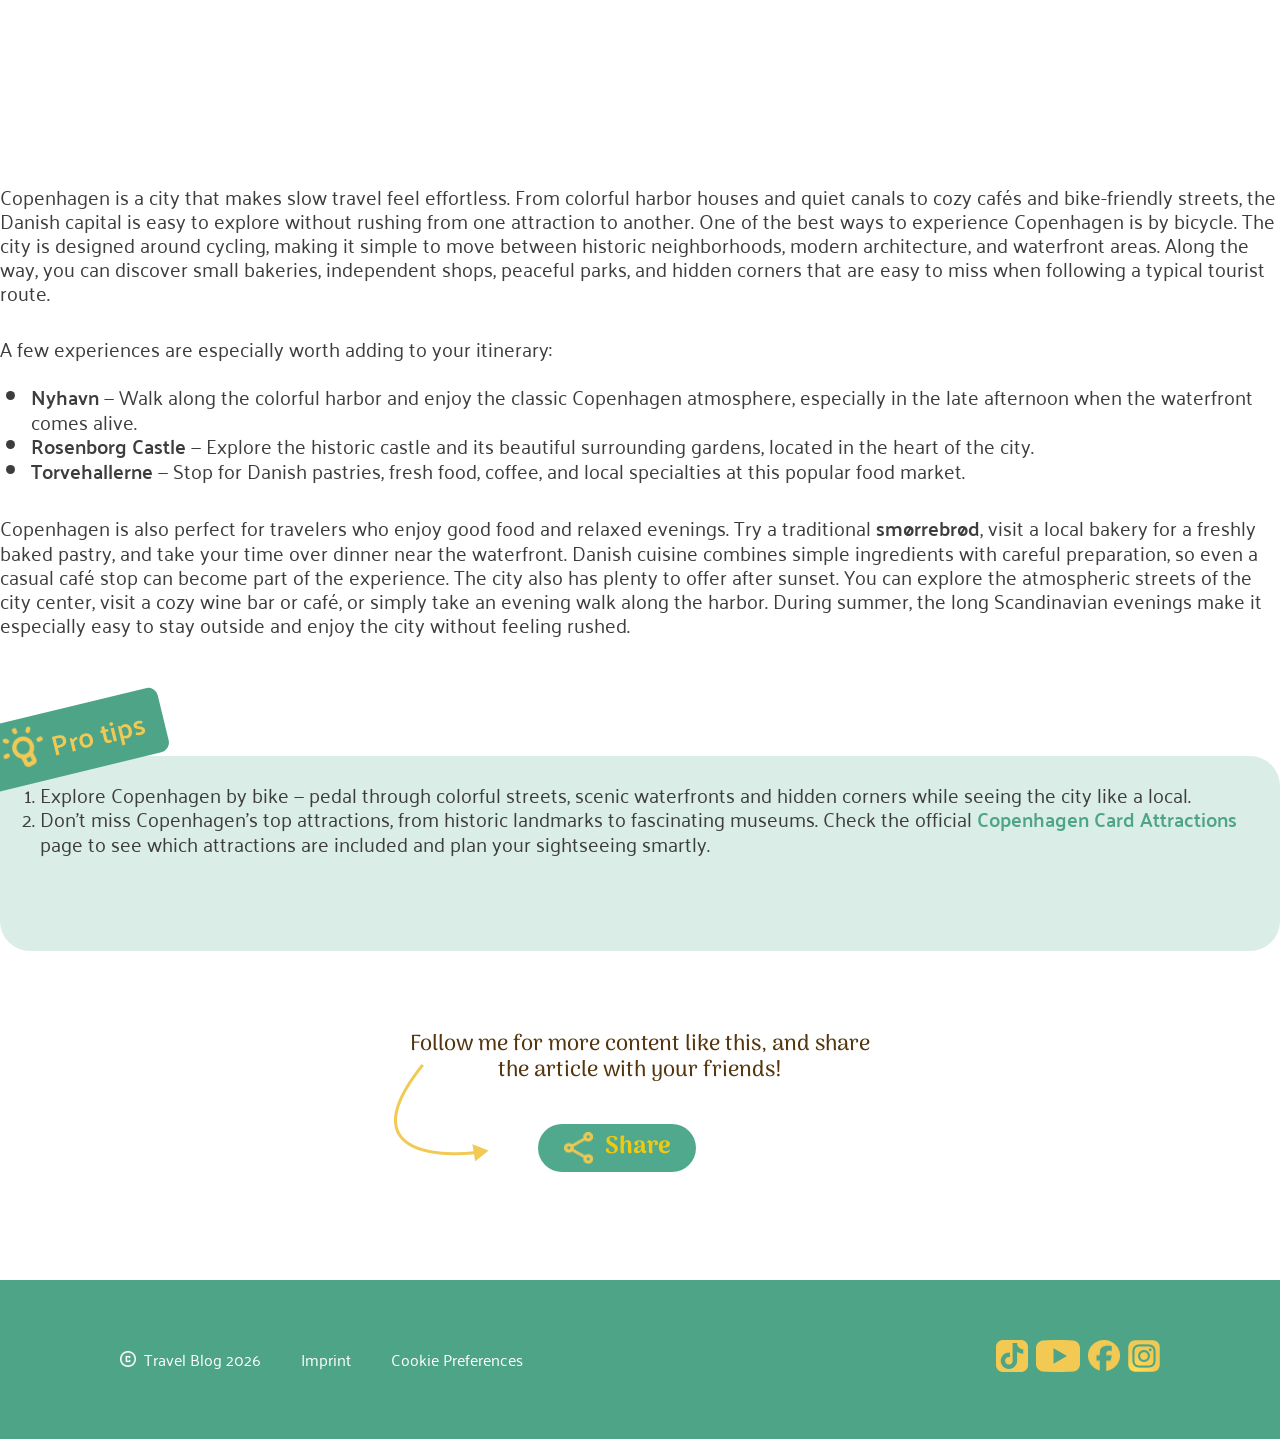
<file: denmark.html>
<!DOCTYPE html>
<html lang="en">

<head>
    <meta charset="UTF-8">
    <meta name="viewport" content="width=device-width, initial-scale=1.0">
    <title>TRAVEL BLOG</title>
    <link rel="icon" type="image/x-icon" href="./assets/icons/travel-icon.png" alt="travel blog icon">
    <link rel="stylesheet" href="denmark.css">
</head>

<body id="blog">
    <header>
        <div class="landing-section">
            <div class="header-section">
                <div class="header-icon">
                    <a href="./index.html" alt="link for the to the frontpage">
                        <img src="assets/icons/travel-icon.png" alt="travel blog icon"></a>
                </div>
                <div class="header-information">
                    <div class="header-text">
                        <a href="index.html#highlight">Highlights</a>
                        <a href="index.html#faq">FAQ</a>
                        <a href="index.html#contact">Contact</a>
                    </div>
                </div>
            </div>
        </div>
    </header>
    <main>
        <div class="article-container">
            <div class="intro-container">
                <div class="article-left">
                    <div class="highlight-section" id="highlight">
                        <div class="highlight-header">
                            <h3>A Stylish Scandinavian Escape</h3>
                            <h1>
                                Copenhagen in 3 Days: Big <br>
                                Experiences, Smart Spending
                            </h1>
                        </div>
                        <div class="highlight-text">
                            Discover Copenhagen, where historic charm meets modern design, vibrant cycling culture and
                            waterfront living. Experience the heart of Scandinavia through cozy cafés, innovative
                            cuisine, and effortlessly cool city life.
                        </div>
                    </div>
                    <div class="article-meta">
                        <div class="meta-item">
                            <img src="./assets/icons/calendar.png" alt="Date">
                            <span>Date: 21.08.2026</span>
                        </div>
                        <div class="meta-item">
                            <img src="./assets/icons/eyeglasses.png" alt="Reading time">
                            <span>Reading time: 6 min.</span>
                        </div>
                        <div class="meta-item">
                            <img src="./assets/icons/visibility.png" alt="Read">
                            <span>Read: 164</span>
                        </div>
                        <div class="meta-item">
                            <img src="./assets/icons/share_green.png" alt="Shared">
                            <span>Shared: 18</span>
                        </div>
                    </div>
                </div>
                <div class="author-card">
                    <img class="author-image" src="./assets/images/woman.png" alt="Author">
                    <div class="author-name">
                        Tamara Wallker
                    </div>
                    <div class="author-role">
                        Author
                    </div>
                    <p class="author-description">
                        I’ve been traveling since 2017, chasing moments instead of plans.
                        I’m fascinated by snakes, love sharks, would happily spend weeks deep in the jungle, and can
                        never get enough papaya. As long as there’s a next destination, I know I’m exactly where I’m
                        meant to be.
                    </p>
                </div>
            </div>
            <div class="article-content">
                <p>
                    Discover Copenhagen beyond the postcard views, where colorful waterfront streets meet cozy cafés and
                    elegant Nordic design. Explore the iconic Nyhavn, charming local neighborhoods, historic streets and
                    hidden spots away from the busy tourist paths. Experience the city’s famous cycling culture,
                    beautiful architecture and relaxed Scandinavian lifestyle as you move from one neighborhood to
                    another.
                </p>
            </div>
        </div>
    </main>
    <div class="video-container">
        <iframe src="https://www.youtube.com/embed/4x1Xr-0LW0w?si=OxALfW0DFuAfslKt" title="YouTube video player"
            allow="accelerometer; autoplay; clipboard-write; encrypted-media; gyroscope; picture-in-picture; web-share"
            referrerpolicy="strict-origin-when-cross-origin" allowfullscreen>
        </iframe>
    </div>
    <section class="article-text">
        <div class="text-01">
            <p>
                Copenhagen is a city that makes slow travel feel effortless. From colorful
                harbor houses and quiet canals to cozy cafés and bike-friendly streets, the
                Danish capital is easy to explore without rushing from one attraction to another.
                One of the best ways to experience Copenhagen is by bicycle. The city is
                designed around cycling, making it simple to move between historic neighborhoods,
                modern architecture, and waterfront areas. Along the way, you can discover small
                bakeries, independent shops, peaceful parks, and hidden corners that are easy to
                miss when following a typical tourist route.
            </p>
        </div>
        <div class="text-02">
            <p>
                A few experiences are especially worth adding to your itinerary:
            </p>
            <ul>
                <li>
                    <strong>Nyhavn</strong> — Walk along the colorful harbor and enjoy the classic
                    Copenhagen atmosphere, especially in the late afternoon when the waterfront
                    comes alive.
                </li>
                <li>
                    <strong>Rosenborg Castle</strong> — Explore the historic castle and its beautiful
                    surrounding gardens, located in the heart of the city.
                </li>
                <li>
                    <strong>Torvehallerne</strong> — Stop for Danish pastries, fresh food, coffee,
                    and local specialties at this popular food market.
                </li>
            </ul>
        </div>
        <div class="text-03">
            <p>
                Copenhagen is also perfect for travelers who enjoy good food and relaxed evenings.
                Try a traditional <strong>smørrebrød</strong>, visit a local bakery for a freshly
                baked pastry, and take your time over dinner near the waterfront. Danish cuisine
                combines simple ingredients with careful preparation, so even a casual café stop
                can become part of the experience.
                The city also has plenty to offer after sunset. You can explore the atmospheric
                streets of the city center, visit a cozy wine bar or café, or simply take an
                evening walk along the harbor. During summer, the long Scandinavian evenings make
                it especially easy to stay outside and enjoy the city without feeling rushed.
            </p>
        </div>
    </section>
    <div class="tips-box">
        <div class="tips-section">
            <div class="pro-tips">
                <img src="./assets/icons/light-bulb.png" alt="light-bulb">
                Pro tips
            </div>
            <ol class="list-tips">
                <li> Explore Copenhagen by bike — pedal through colorful streets, scenic waterfronts and hidden corners
                    while seeing the city like a local.
                </li>
                <li>Don’t miss Copenhagen’s top attractions, from historic landmarks to fascinating museums. Check the
                    official <a href="https://copenhagencard.com/attractions" target="_blank"
                        alt="Copenhagen Card Attractions">Copenhagen Card Attractions</a>
                    page to see which attractions are included and plan your
                    sightseeing smartly.</li>
            </ol>
        </div>
    </div>
    <section class="follow-me-cta">
        <p class="follow-me-cta-text">
            Follow me for more content like this, and share the article with your friends!
        </p>
        <div class="follow-me-cta-action">
            <img src="./assets/icons/arrow.png" alt="" class="arrow">
            <div class="share-container">
                <input type="checkbox" id="share-toggle">
                <div class="share-icon">
                    <img src="./assets/icons/share.png" alt="">
                    <label for="share-toggle"> Share</label>


                </div>
                <div class="share-options">
                    <img src="./assets/icons/share_green.svg" alt="" class="share-green">
                    <div class="share-links">
                        <a href="https://www.linkedin.com/">LinkedIn</a>
                        <a href="https://www.whatsapp.com/">WhatsApp</a>
                    </div>
                </div>
            </div>
        </div>
    </section>
    <footer class="footer">
        <div class="footer-container">
            <div class="footer-left">
                <div class="copyright">
                    <img src="./assets/icons/copyright.png" alt="Copyright">
                    <p>Travel Blog 2026</p>
                </div>
                <div class="footer-text">
                    <a href="#">Imprint</a>
                    <a href="#">Cookie Preferences</a>
                </div>
            </div>
            <div class="footer-right">
                <a href="https://www.tiktok.com/" target="_blank">
                    <img src="./assets/icons/tiktok.png" alt="TikTok">
                </a>
                <a href="https://www.youtube.com/" target="_blank">
                    <img src="./assets/icons/youtube.png" alt="Youtube">
                </a>
                <a href="https://www.facebook.com/" target="_blank">
                    <img src="./assets/icons/facebook.png" alt="Facebook">
                </a>
                <a href="https://www.instagram.com/" target="_blank">
                    <img src="./assets/icons/instagram.png" alt="Instagram">
                </a>
            </div>
        </div>
    </footer>

    <div class="phone-footer">
        <div class="phone-footer-img">
            <a href="./japan.html"><img src="assets/icons/home-green.png" alt="home icon"></a>
            <img src="assets/icons/rocket-green.png" alt="rocket icon">
            <img src="assets/icons/help-green.png" alt="help icon">
            <img src="assets/icons/person-green.png" alt="person icon">
        </div>
    </div>
</body>

</html>
</file>
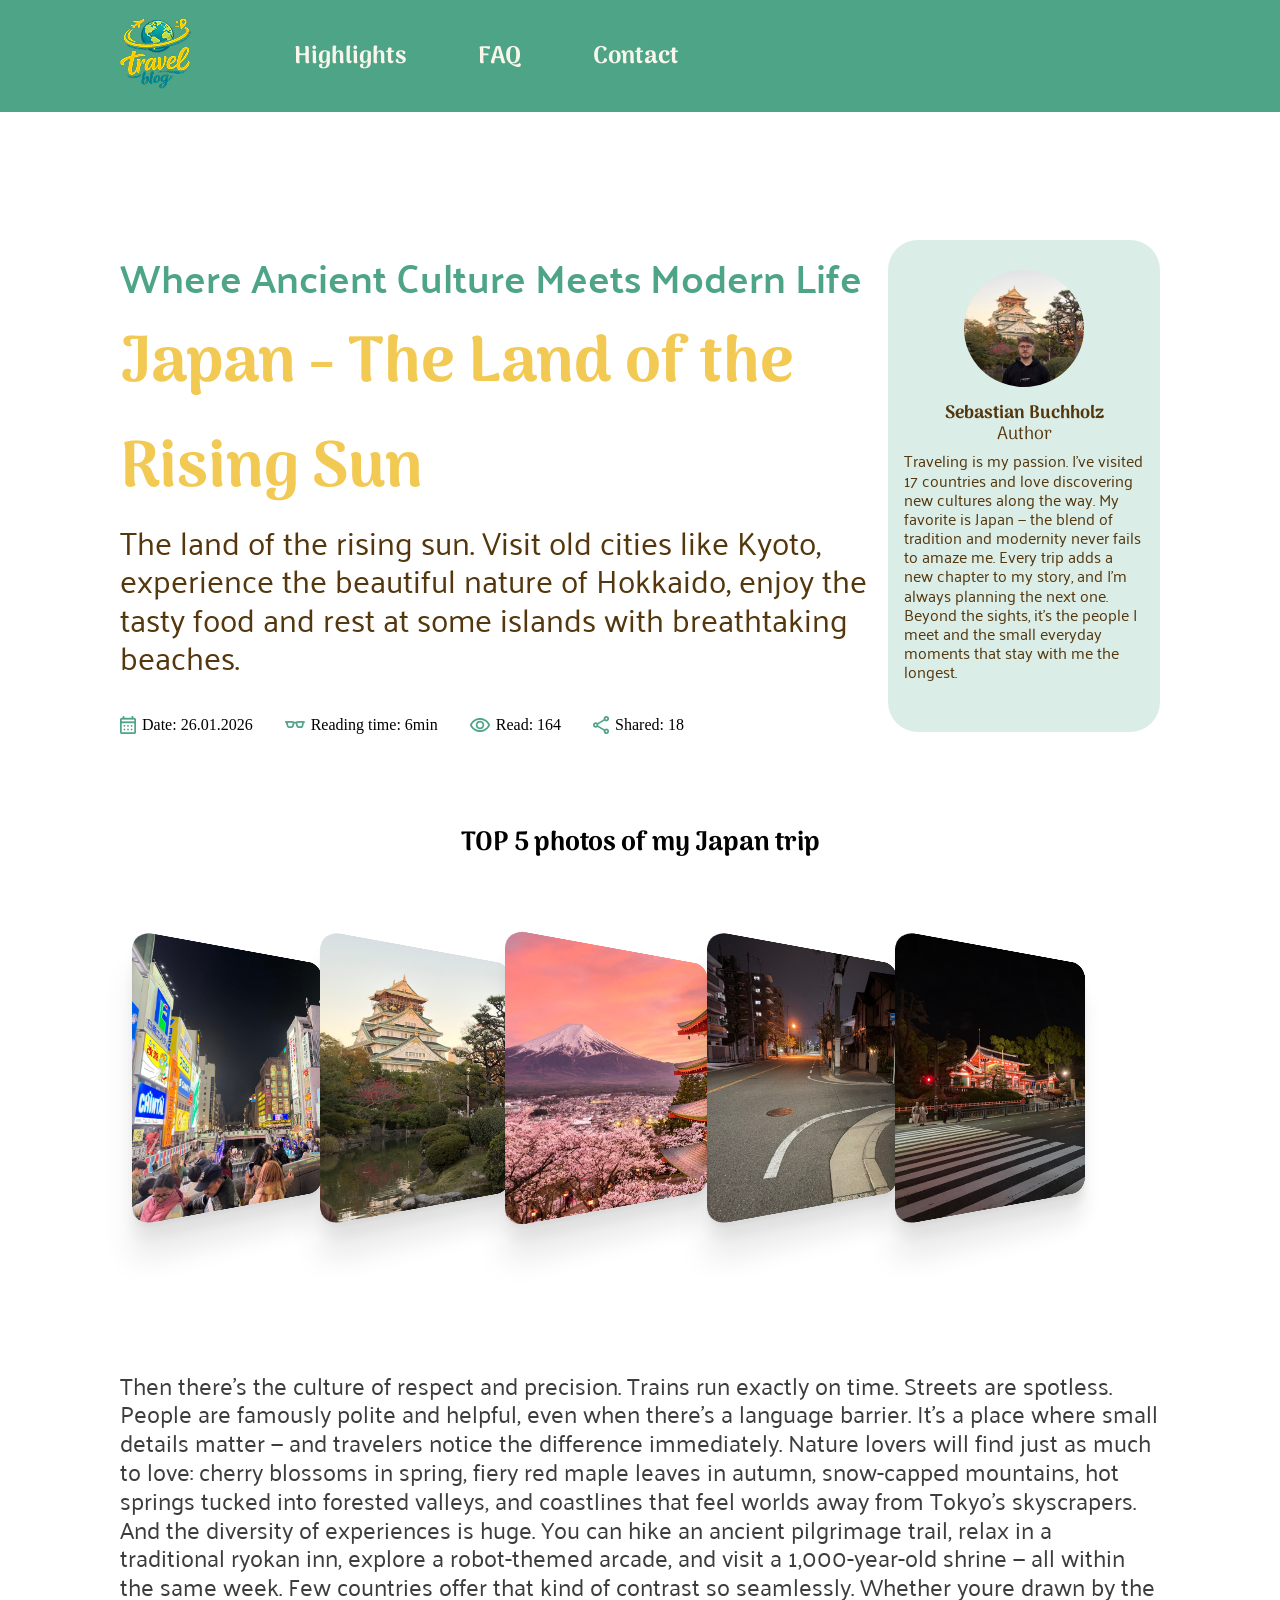
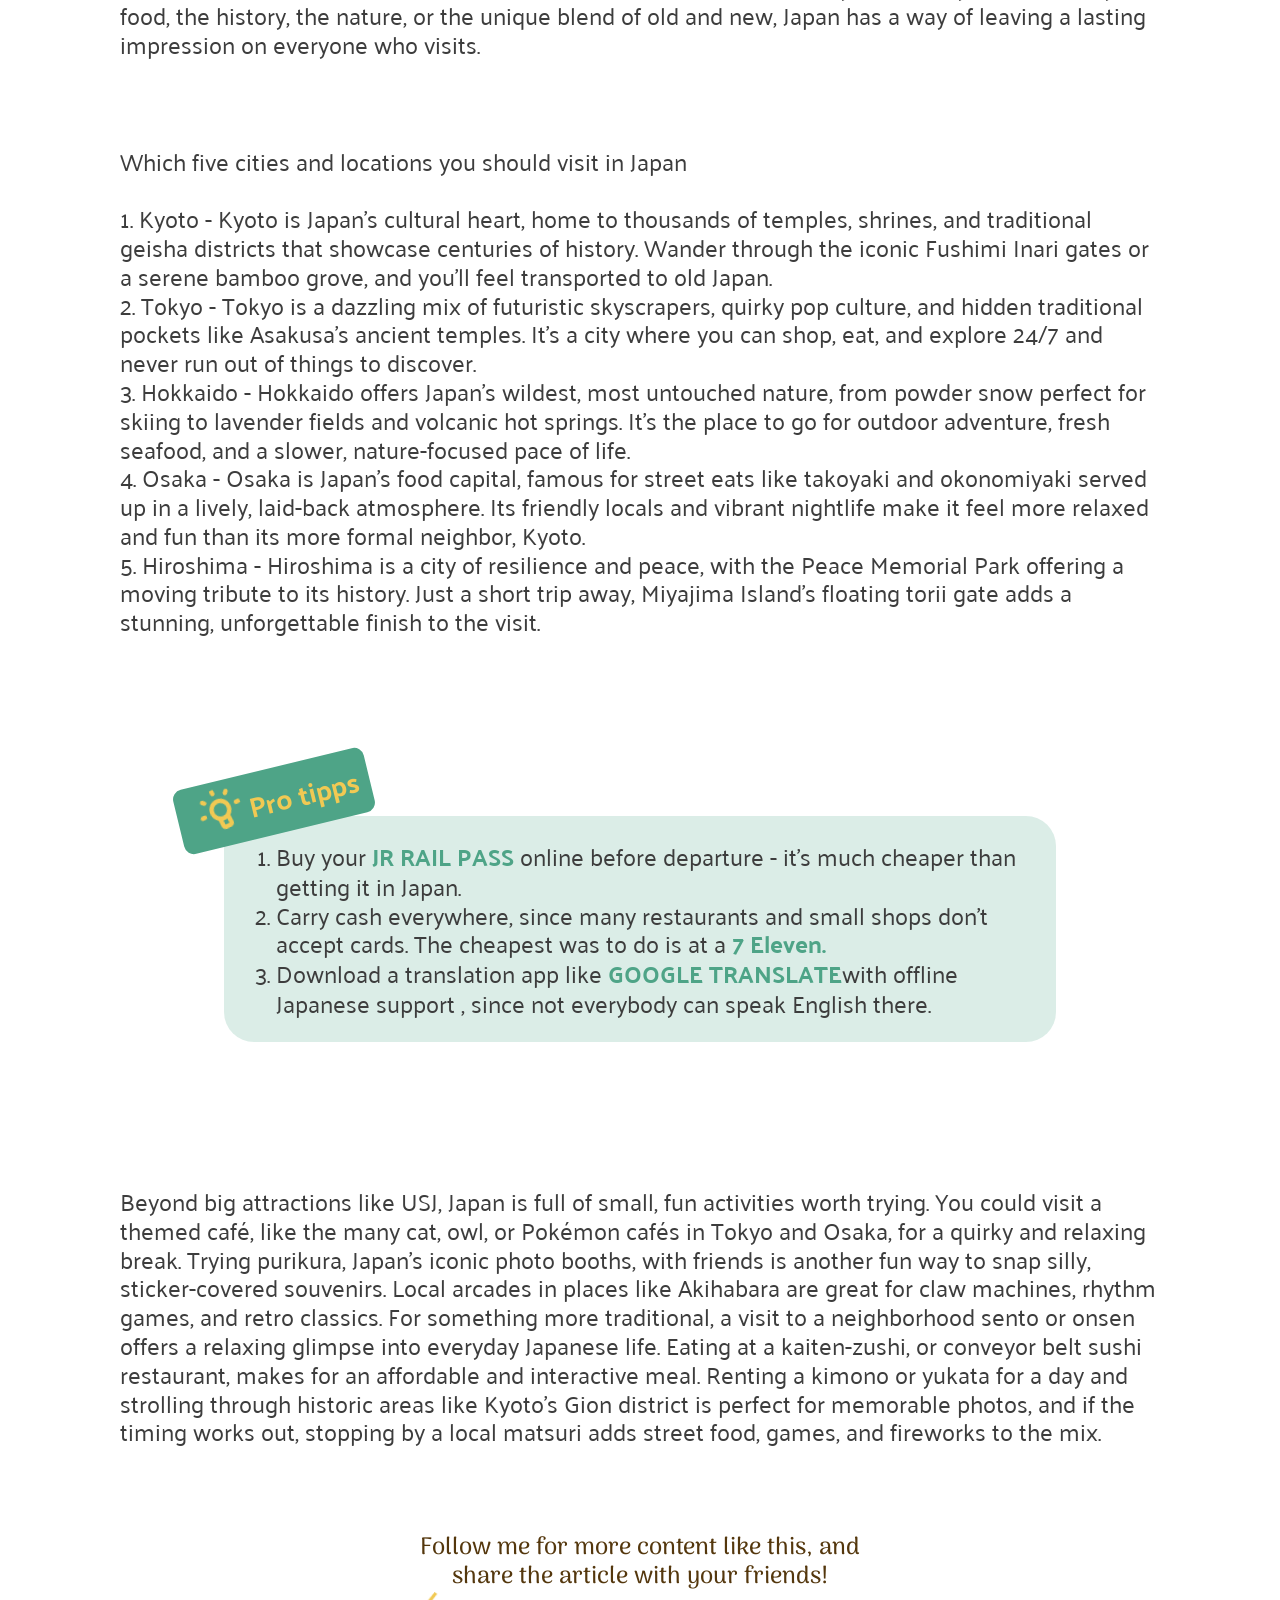
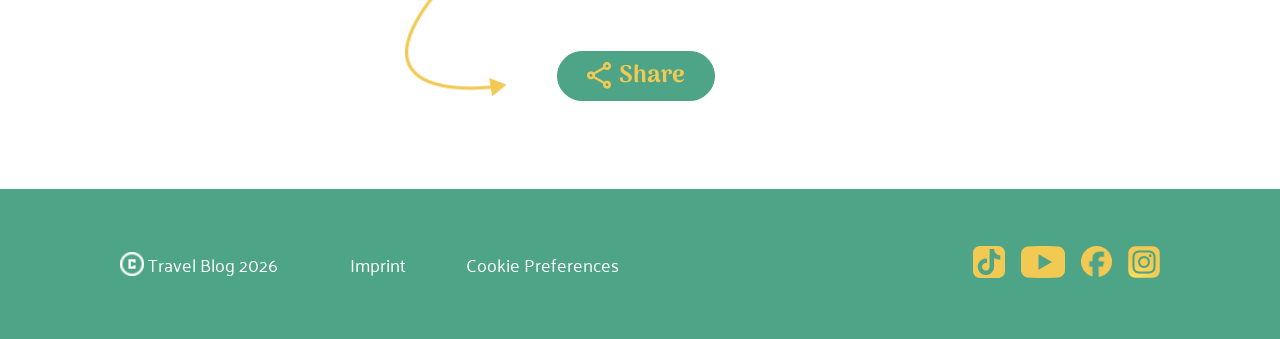
<file: japan.html>
<!DOCTYPE html>
<html lang="en">

<head>
    <meta charset="UTF-8">
    <meta name="viewport" content="width=device-width, initial-scale=1.0">
    <title>Document</title>
    <link rel="icon" type="image/x-icon" href="./assets/icons/travel-icon.png" alt="travel blog icon">
    <link rel="stylesheet" href="japan.css">
</head>

<body>

    <header>
        <div class="landing-section">
            <div class="header-section">
                <div class="header-icon">
                    <a href="./index.html" alt="link for the to the frontpage"><img src="assets/icons/travel-icon.png"
                            alt="travel blog icon"></a>
                </div>
                <div class="header-information">
                    <div class="header-text">
                        <a href="index.html#highlight">Highlights</a>
                        <a href="index.html#faq">FAQ</a>
                        <a href="index.html#contact">Contact</a>
                    </div>
                </div>
            </div>
        </div>
    </header>

    <div class="intro">
        <div class="intro-all">
            <div class="intro-left">
                <div class="intro-small">
                    <h4>Where Ancient Culture Meets Modern Life</h4>
                </div>
                <div class="intro-big">
                    <h1>Japan - The Land of the <br> Rising Sun</h1>
                </div>
                <div class="intro-text">
                    <p>The land of the rising sun. Visit old cities like Kyoto,
                        experience the beautiful nature of Hokkaido, enjoy
                        the tasty food and rest at some islands with
                        breathtaking beaches.</p>
                </div>

                <div class="intro-information">
                    <div class="img-text"><img src="assets/icons/calendar.png" alt="">
                        <p>Date: 26.01.2026</p>
                    </div>
                    <div class="img-text"><img src="assets/icons/eyeglasses.png" alt="">
                        <p>Reading time: 6min</p>
                    </div>
                    <div class="img-text"><img src="assets/icons/visibility.png" alt="">
                        <p>Read: 164</p>
                    </div>
                    <div class="img-text"><img src="assets/icons/share_green.png" alt="">
                        <p>Shared: 18</p>
                    </div>
                </div>
            </div>
            <div class="author-card">
                <img class="author-image" src="assets/images/sebastian.jpg" alt="photo of author">
                <div class="author-name">
                    <p>Sebastian Buchholz</p>
                </div>
                <div class="author-role">
                    <p>Author</p>
                </div>
                <p class="author-description">
                    Traveling is my passion. I've visited 17 countries and love discovering new cultures along the
                    way. My favorite is Japan — the blend of tradition and modernity never fails to amaze me. Every
                    trip adds a new chapter to my story, and I'm always planning the next one. Beyond the sights,
                    it's the people I meet and the small everyday moments that stay with me the longest.
                </p>
            </div>
        </div>
    </div>
    <div class="photo-box">
        <div class="section-photo">
            <div class="photo-header">
                <h5>TOP 5 photos of my Japan trip</h5>
            </div>
            <section class="slider_b">
                <img class="slider_b_element" src="assets/images/dotonbori.jpg" alt="">
                <img class="slider_b_element" src="assets/images/osaka-castle.jpg" alt="">
                <img class="slider_b_element" src="assets/images/japan-fuji.jpg" alt="">
                <img class="slider_b_element" src="assets/images/japan-street.jpg" alt="">
                <img class="slider_b_element" src="assets/images/kyoto-tempel.jpg" alt="">
            </section>
        </div>
        <section class="slider_a">
            <input type="radio" name="slider" value="one" checked>
            <input type="radio" name="slider" value="two">
            <input type="radio" name="slider" value="three">
            <input type="radio" name="slider" value="four">
            <input type="radio" name="slider" value="five">

            <div class="slider_a_wrapper">
                <img class="slider_a_element" class="element_one" src="assets/images/dotonbori.jpg" alt="dotonbori">
                <img class="slider_a_element" class="element_two" src="assets/images/osaka-castle.jpg"
                    alt="osaka castle">
                <img class="slider_a_element" class="element_three" src="assets/images/japan-fuji.jpg" alt="mount fuji">
                <img class="slider_a_element" class="element_four" src="assets/images/japan-street.jpg"
                    alt="japanese street">
                <img class="slider_a_element" class="element_five" src="assets/images/kyoto-tempel.jpg"
                    alt="tempel in kyoto">
            </div>
        </section>
    </div>

    <div class="japan-text">
        <p>
            Then there's the culture of respect and precision. Trains run exactly on time. Streets are spotless.
            People are famously polite and helpful, even when there's a language barrier. It's a place where small
            details matter — and travelers notice the difference immediately.
            Nature lovers will find just as much to love: cherry blossoms in spring, fiery red maple leaves in
            autumn, snow-capped mountains, hot springs tucked into forested valleys, and coastlines that feel worlds
            away from Tokyo's skyscrapers.
            And the diversity of experiences is huge. You can hike an ancient pilgrimage trail, relax in a
            traditional ryokan inn, explore a robot-themed arcade, and visit a 1,000-year-old shrine — all within
            the same week. Few countries offer that kind of contrast so seamlessly.
            Whether youre drawn by the food, the history, the nature, or the unique blend of old and new, Japan has
            a way of leaving a lasting impression on everyone who visits.
        </p>
    </div>

    <div class="japan-information">
        <p>Which five cities and locations you should visit in Japan <br>
            <br>
            1. Kyoto - Kyoto is Japan's cultural heart, home to thousands of temples, shrines, and traditional
            geisha districts that showcase centuries of history. Wander through the iconic Fushimi Inari gates
            or a
            serene bamboo grove, and you'll feel transported to old Japan. <br>
            2. Tokyo - Tokyo is a dazzling mix of futuristic skyscrapers, quirky pop culture, and hidden
            traditional
            pockets like Asakusa's ancient temples. It's a city where you can shop, eat, and explore 24/7 and
            never
            run out of things to discover. <br>
            3. Hokkaido - Hokkaido offers Japan's wildest, most untouched nature, from powder snow perfect for
            skiing to lavender fields and volcanic hot springs. It's the place to go for outdoor adventure,
            fresh
            seafood, and a slower, nature-focused pace of life. <br>
            4. Osaka - Osaka is Japan's food capital, famous for street eats like takoyaki and okonomiyaki
            served up
            in a lively, laid-back atmosphere. Its friendly locals and vibrant nightlife make it feel more
            relaxed
            and fun than its more formal neighbor, Kyoto. <br>
            5. Hiroshima - Hiroshima is a city of resilience and peace, with the Peace Memorial Park offering a
            moving tribute to its history. Just a short trip away, Miyajima Island's floating torii gate adds a
            stunning, unforgettable finish to the visit.
        </p>
    </div>

    <div class="tipps-all">
        <div class="tipps-box">
            <div class="tipps-section">
                <div class="pro-tipps">
                    <img src="./assets/icons/light-bulb.png" alt="light-bulb">
                    Pro tipps
                </div>
                <ol class="list-tipps">
                    <li>Buy your <a
                            href="https://www.jrpass.com/de?gclid=Cj0KCQjw16_UBhCqARIsAIdOaXyWPtwCobpVvQ7OY6T8RuC798xkHSZ-kEQf_bFfq5QUw_voYvKXnEcaAhDfEALw_wcB"
                            target="blank" alt="website for jr tickets japan"> JR RAIL PASS
                        </a> online before departure - it's much cheaper than getting it in Japan.
                    </li>
                    <li>Carry cash everywhere, since many restaurants and small shops don't accept cards. The
                        cheapest was to do is at a
                        <a href="https://www.sevenbank.co.jp/english/" target="blank" alt="website to seveneleven">
                            7 Eleven.</a>
                    </li>
                    <li>Download a translation app like
                        <a href="https://www.google.com/search?q=google+translate+japanese+to+english&oq=google+translate+jap&gs_lcrp=EgZjaHJvbWUqBwgBEAAYgAQyBwgAEAAYgAQyBwgBEAAYgAQyBwgCEAAYgAQyBggDEEUYOTIHCAQQABiABDIHCAUQABiABDIHCAYQABiABDIHCAcQABjvBTIHCAgQABjvBTIGCAkQRRhA0gEINzIxN2owajSoAgCwAgA&sourceid=chrome&source=chrome.ob&ie=UTF-8"
                            target="blank" alt="google translation">GOOGLE TRANSLATE</a>with offline Japanese
                        support , since not everybody can speak English there.
                    </li>
                </ol>
            </div>
        </div>
    </div>

    <div class="japan-text">
        <p>Beyond big attractions like USJ, Japan is full of small, fun activities worth trying. You could visit a
            themed café, like the many cat, owl, or Pokémon cafés in Tokyo and Osaka, for a quirky and relaxing
            break. Trying purikura, Japan's iconic photo booths, with friends is another fun way to snap silly,
            sticker-covered souvenirs. Local arcades in places like Akihabara are great for claw machines, rhythm
            games, and retro classics. For something more traditional, a visit to a neighborhood sento or onsen
            offers a relaxing glimpse into everyday Japanese life. Eating at a kaiten-zushi, or conveyor belt sushi
            restaurant, makes for an affordable and interactive meal. Renting a kimono or yukata for a day and
            strolling through historic areas like Kyoto's Gion district is perfect for memorable photos, and if the
            timing works out, stopping by a local matsuri adds street food, games, and fireworks to the mix.</p>
    </div>

    <section class="follow-share">
        <p class="follow-text">
            Follow me for more content like this, and<br>
            share the article with your friends!
        </p>

        <div class="share-information">
            <div class="follow-arrow">
                <img class="arrow-icon" src="assets/icons/arrow.png" alt="">
            </div>
            <div class="share-container">
                <input type="checkbox" id="share-toggle">
                <label for="share-toggle" class="follow-button">
                    <img src="assets/icons/share.png" alt="">
                    <span>Share</span>
                </label>
                <div class="share-options">
                    <img src="./assets/icons/share_green.svg" alt="" class="share-green">
                    <div class="share-links">
                        <a href="https://www.linkedin.com/" target="_blank">LinkedIn</a>
                        <a href="https://www.whatsapp.com/" target="_blank">WhatsApp</a>
                    </div>
                </div>
            </div>
        </div>
    </section>

    <footer id="about-level" class="footer">
        <div class="footer-information">
            <div class="footer-left">
                <div class="copyright">
                    <img src="assets/icons/copyright.png" alt="copyright icon">
                    <p>Travel Blog 2026</p>
                </div>
                <div class="footer-text">
                    <a href="">Imprint</a>
                    <a href="">Cookie Preferences</a>
                </div>
            </div>
            <div class="footer-img">
                <a href="https://www.tiktok.com/" target="_blank"><img src="assets/icons/tiktok.png"
                        alt="tiktok icon"></a>
                <a href="https://www.youtube.com/" target="_blank"><img src="assets/icons/youtube.png"
                        alt="youtube icon"></a>
                <a href="https://www.facebook.com/" target="_blank"><img src="assets/icons/facebook.png"
                        alt="facebook icon"></a>
                <a href="https://www.instagram.com/" target="_blank"><img src="assets/icons/instagram.png"
                        alt="instagram icon"></a>
            </div>
        </div>
    </footer>
</body>

<div class="phone-footer">
    <div class="phone-footer-img">
        <a href="./japan.html"><img src="assets/icons/home-green.png" alt="home icon"></a>
        <img src="assets/icons/rocket-green.png" alt="rocket icon">
        <img src="assets/icons/help-green.png" alt="help icon">
        <img src="assets/icons/person-green.png" alt="person icon">
    </div>
</div>

</html>
</file>
<file: style.css>
@font-face {
    font-display: swap;
    /* Check https://developer.mozilla.org/en-US/docs/Web/CSS/@font-face/font-display for other options. */
    font-family: 'Arima';
    font-style: normal;
    font-weight: 700;
    src: url('./assets/fonts/arima-v7-latin-700.woff2') format('woff2');
    /* Chrome 36+, Opera 23+, Firefox 39+, Safari 12+, iOS 10+ */
}

@font-face {
    font-display: swap;
    /* Check https://developer.mozilla.org/en-US/docs/Web/CSS/@font-face/font-display for other options. */
    font-family: 'Palanquin';
    font-style: normal;
    font-weight: 500;
    src: url('./assets/fonts/palanquin-v17-latin-500.woff2') format('woff2');
    /* Chrome 36+, Opera 23+, Firefox 39+, Safari 12+, iOS 10+ */
}

@font-face {
    font-display: swap;
    /* Check https://developer.mozilla.org/en-US/docs/Web/CSS/@font-face/font-display for other options. */
    font-family: 'Palanquin Dark';
    font-style: normal;
    font-weight: 600;
    src: url('./assets/fonts/palanquin-dark-v17-latin-600.woff2') format('woff2');
    /* Chrome 36+, Opera 23+, Firefox 39+, Safari 12+, iOS 10+ */
}

/* palanquin-700 - latin */
@font-face {
    font-display: swap;
    /* Check https://developer.mozilla.org/en-US/docs/Web/CSS/@font-face/font-display for other options. */
    font-family: 'Palanquin';
    font-style: normal;
    font-weight: 700;
    src: url('./assets/fonts/palanquin-v17-latin-700.woff2') format('woff2');
    /* Chrome 36+, Opera 23+, Firefox 39+, Safari 12+, iOS 10+ */
}

/* palanquin-regular - latin */
@font-face {
    font-display: swap;
    /* Check https://developer.mozilla.org/en-US/docs/Web/CSS/@font-face/font-display for other options. */
    font-family: 'Palanquin';
    font-style: normal;
    font-weight: 400;
    src: url('./assets/fonts/palanquin-v17-latin-regular.woff2') format('woff2');
    /* Chrome 36+, Opera 23+, Firefox 39+, Safari 12+, iOS 10+ */
}

* {
    margin: 0;
    box-sizing: border-box;
    scroll-behavior: smooth;
    text-decoration: none;
}

html {
    font-size: 16px;
}

.header-section {
    height: 112px;
    padding-left: 120px;
    padding-right: 120px;
    display: flex;
    align-items: center;
    background-color: #4EA487;
    gap: 102px;
}

.header-icon {
    width: 72px;
}

.header-text {
    display: flex;
    gap: 72px
}

.header-text>a {
    color: #F8F5EB;
    font-size: 1.5rem;
    font-family: 'Arima';
    font-style: normal;
    font-weight: 700;
    position: relative;
}

.header-one::after {
    content: url(assets/icons/higlight-underline.png);
    position: absolute;
    bottom: -11px;
    left: 52%;
    transform: translateX(-50%);
    opacity: 0;
    transition: opacity 0.3s ease
}

.header-text .header-one:hover::after {
    opacity: 1;
}

.header-two::after {
    content: url(assets/icons/faq-underline.png);
    position: absolute;
    bottom: -8px;
    left: 54%;
    transform: translateX(-50%);
    opacity: 0;
    transition: opacity 0.3s ease
}

.header-two:hover::after {
    opacity: 1;
}

.header-three::after {
    content: url(assets/icons/contact-underline.png);
    position: absolute;
    bottom: -8px;
    left: 48%;
    transform: translateX(-50%);
    opacity: 0;
    transition: opacity 0.3s ease;
}

.header-three:hover::after {
    opacity: 1;
}

.header-text a:visited {
    color: #F1C953;
}

.parent-cappadocia {
    display: flex;
    background-color: #f1c95305;
    display: flex;
    width: 100%;
    height: 515px;
}

.image-boarder {
    width: 100%;
    height: 515px;
    border-bottom-right-radius: 100px;
    z-index: 1;
    overflow: hidden;
}

.image-boarder img {
    width: 100%;
    height: 100%;
    object-fit: cover;
    transform: scale(1);
    animation: header-zoom 5s ease-out forwards;
    animation-delay: 2.5s;
}

@keyframes header-zoom {
    0% {
        transform: scale(1)
    }

    100% {
        transform: scale(1.15)
    }
}

.slide-cappadocia {
    max-width: 1440px;
    position: absolute;
}


.cappadocia-box {
    display: flex;
    flex-direction: column;
    padding-top: 120px;
    padding-left: 120px;
    width: 400px;
    height: 900px;
    z-index: 4;
    opacity: 0;
}

.cappadocia-box {
    position: absolute;
    animation-name: cappadocia-animation;
    animation-duration: 4s;
    animation-delay: 0s;
}

@keyframes cappadocia-animation {
    0% {
        opacity: 0;
    }

    100% {
        opacity: 1;
    }

    0% {
        left: 570px;
        top: 500px;
    }

    50% {
        left: 570px;
        top: 120px;
    }

    100% {
        left: 0px;
        top: 120px;
    }
}

.background-flag {
    Display: flex;
    justify-content: center;
    height: 160px;
    width: 160px;
    background-color: #4EA487;
    border-radius: 50%;
    box-shadow: 0px 0px 8px #0000008e;
    z-index: 3;
}

.background-flag {
    position: absolute;
    animation-name: background-flag;
    animation-duration: 7s;
    animation-delay: 0s;
}

.flag {
    display: flex;
    align-items: center;
    justify-content: center;
}

.flagtext {
    position: absolute;
    animation: rotation 8s linear infinite forwards;
}

@keyframes background-flag {
    0% {
        opacity: 0;
    }

    40% {
        opacity: 0;
    }

    50% {
        opacity: 0;
    }

    60% {
        opacity: 0;
    }

    100% {
        opacity: 1;
    }

    0% {
        left: 450px;
        top: 700px;
    }

    60% {
        left: 450px;
        top: 700px;
    }

    100% {
        left: 450px;
        top: 260px;
    }
}

@keyframes rotation {
    from {
        transform: rotate(0deg);
    }

    to {
        transform: rotate(360deg);
    }
}

.visible-after-animation {
    animation-fill-mode: forwards;
}

.flag-after-animation {
    animation-fill-mode: forwards;
}

.headline-cappadocia {
    width: 100%;
    font-family: 'Arima';
    font-size: 3.25rem;
    font-style: normal;
    font-weight: 700;
    color: #54370D;

}

.cappadocia-text {
    font-family: 'Palanquin';
    width: 100%;
    line-height: 100%;
    font-size: 1.5rem;
    font-style: normal;
    font-weight: 700;
    color: #54370D;
    animation-delay: 2.5s;
    opacity: 0;
}

.cappadocia-text {
    animation-name: cappadocia-fade;
    animation-duration: 1s;
    animation-delay: 2s;
}

@keyframes cappadocia-fade {
    0% {
        opacity: 0;
    }

    100% {
        opacity: 1;
    }

    0% {
        left: 570px;
        top: 500px;
    }

    50% {
        left: 570px;
        top: 120px;
    }

    100% {
        left: 0px;
        top: 120px;
    }
}

.sliding-entry {
    display: flex;
    flex-direction: column;
    position: absolute;
    height: 516px;
    width: 533px;
    border-bottom-right-radius: 100px;
    background-color: #F1C953;
    animation-name: entry-animation;
    animation-duration: 8s;
    animation-delay: 2s;
    z-index: 2;
}

.entry-after-animation {
    animation-fill-mode: forwards;
}

.highlight-section {
    display: flex;
    justify-content: center;
    padding-left: 120px;
    padding-right: 120px;
    flex-direction: column;
    gap: 24px;
    padding-top: 120px;
}

.highlight-header {
    display: flex;
    align-items: center;
    justify-content: center;
    gap: 8px;
    font-size: 3.25rem;
}

.highlight-header>img {
    height: 48px;
}

.highlight-header>h2 {
    font-family: 'Arima';
    font-style: normal;
    font-weight: 700;
    color: #4EA487;
}

.hightlight-text {
    text-align: center;
    font-family: 'Palanquin';
    font-style: normal;
    font-weight: 500;
    color: #54370D;
    font-size: 1.5rem;
    padding-bottom: 88px;
}

.slider {
    display: flex;
    justify-content: center;
    padding-left: 120px;
    padding-right: 120px;
}

.slider_a {
    position: relative;
    width: 100%;
    height: 533px;
    display: flex;
    justify-content: center;
    align-items: flex-end;
    overflow: hidden;
    gap: 22px;
    border-top-right-radius: 100px;
}


.slider_a input {
    z-index: 2;
    position: relative;
    bottom: 40px;
}

.slider_a input[type="radio"] {
    appearance: none;
    width: 28px;
    height: 28px;
    border-radius: 50%;
    background: #fff;
    cursor: pointer;
}

.slider_a input[type="radio"]:checked {
    background: #F1C953;
    border-color: #F1C953;
    width: 40px;
    height: 28px;
    border-radius: 20px;
}

.slider_a_wrapper {
    z-index: 1;
    width: 300%;
    height: 100%;
    position: absolute;
    display: flex;
    transition: all 0.5s ease-in-out;
}

.slider_a_wrapper>a {
    display: block;
    width: calc(100% / 3);
    height: 100%;
    position: relative;
}

.slider_a_wrapper>a>img {
    width: 100%;
    height: 100%;
    object-fit: cover;
}

.slider_a input[value="one"]:checked~.slider_a_wrapper {
    transform: translate(calc(100%/3));
}

.slider_a input[value="two"]:checked~.slider_a_wrapper {
    transform: translate(0);
}

.slider_a input[value="three"]:checked~.slider_a_wrapper {
    transform: translate(calc(-100%/3));
}

.slider-text {
    background: #FFFFFF1A;
    backdrop-filter: blur(10px);
    position: absolute;
    top: 54px;
    left: 38px;
    border-left: 1px solid #fff;
    border-right: 1px solid #fff;

}

.slider-text>h3 {
    font-size: 3rem;
    line-height: 1.1;
    color: #fff;
    padding-top: 16px;
    padding-left: 24px;
    padding-right: 24px;
    font-family: 'Palanquin Dark';
    font-style: normal;
    font-weight: 600;
}

.slider-text>p {
    font-size: 1.75rem;
    line-height: 1.1;
    color: #fff;
    padding-left: 24px;
    padding-right: 24px;
    padding-top: 16px;
    padding-bottom: 16px;
    font-family: 'Palanquin';
    font-style: normal;
    font-weight: 400;
}

.faq-section {
    display: flex;
    justify-content: center;
    padding-left: 120px;
    padding-right: 120px;
    flex-direction: column;
    gap: 24px;
    padding-top: 120px;
    width: 100%;
}

.faq-header {
    display: flex;
    align-items: center;
    justify-content: center;
    gap: 8px;
    font-size: 3.25rem;
}

.faq-header>img {
    height: 48px;
}

.faq-header>h2 {
    font-family: 'Arima';
    font-style: normal;
    font-weight: 700;
    color: #4EA487;
}

.faq-text {
    padding: 16px 14px;
    color: #54370D;
    font-size: 1.5rem;
    font-family: 'Palanquin';
    font-style: normal;
    font-weight: 700;
    background-color: #F1C953;
    border-radius: 12px;
}

.faq-question {
    display: flex;
    justify-content: space-between;
    align-items: center;
    width: 100%;
    color: #54370D;
}

.faq-question img {
    transition: transform 0.3s ease;
}

.faq-text input[type="checkbox"] {
    display: none;
}

.faq-text input:checked+label img {
    transform: rotate(180deg);
    transition: transform 0.3s ease;
}

.faq-hidden {
    max-height: 0;
    overflow: hidden;
    transition: max-height 0.4s ease;
    background-color: #fff;
    border-radius: 8px;
    font-family: 'Palanquin';
    font-style: normal;
    font-weight: 500;
    font-size: 1rem;
}

.faq-hidden p {
    padding: 4px 10px;
}

.faq-text input:checked~.faq-hidden {
    max-height: 400px;
}

.question-box {
    max-width: 1440px;
    padding-left: 120px;
    padding-right: 120px;
    margin: auto;
}

.contact-question {
    display: flex;
    align-items: center;
    justify-content: left;
    font-family: 'Palanquin';
    font-size: 1.5rem;
    color: #54370D;
    padding-top: 56px;
    width: 530px;
}

.writing {

    width: 450px;
    padding: 1px;
    border: 2px #54370D;
    border-bottom-style: solid;
    box-sizing: border-box;
    margin-top: 6px;
    margin-bottom: 16px;
    resize: vertical;
    font-family: "Palanquin";
    font-size: 1.5rem;
    color: #4EA487;
    max-width: 530px;

}

.writing2 {

    width: 450px;
    padding: 1px;
    border: 2px #54370D;
    border-bottom-style: solid;
    box-sizing: border-box;
    margin-top: 6px;
    margin-bottom: 16px;
    resize: vertical;
    font-family: "Palanquin";
    font-size: 1.5rem;
    color: #4EA487;
    max-width: 1100px;

}

.question-first {
    display: flex;
    align-items: center;
    justify-content: space-between;
    width: 100%;

}

.privacy {
    display: flex;
    align-items: center;
    justify-content: center;
    font-family: "Palanquin";
    color: #54370D;
    padding-bottom: 25px;
}

.send {
    display: flex;
    align-items: center;
    justify-content: center;
    background-color: #04aa6d00;
    color: #737373;
    display: inline-block;
    padding: 1px;
    text-align: center;
    font-family: "Arima";
    font-style: bold;
    font-size: 1.5rem;
    border: 1px;
    border-style: solid;
    border-radius: 40px;
    border-color: #737373;
    cursor: pointer;
    box-shadow: 1px 4px 8px #737373;
    transition: background-color 0.75s;
}

.send:hover {
    background-color: #4EA487;
    color: #F1C953;
    text-shadow: 2px 4px 8px #0000008e;
    box-shadow: 1px 4px 8px #737373;
}

.contacts {
    display: flex;
    flex-direction: column;
    width: 100%;
    border-radius: 5px;
    padding: 0px 120px 120px 120px;
}

.footer {
    display: flex;
    justify-content: center;
    background-color: #4EA487;
    height: 150px;
    width: 100%;
}

.footer-information {
    display: flex;
    align-items: center;
    justify-content: space-between;
    width: 100%;
    padding-left: 120px;
    padding-right: 120px;
}

.footer-left {
    display: flex;
    flex-direction: row;
    gap: 72px;
    color: white;
}

.footer-left p {
    font-size: 1.125rem;
    font-family: 'Palanquin';
    font-style: normal;
    font-weight: 400;
}

.copyright {
    display: flex;
    flex-direction: row;
    align-items: center;
    gap: 4px;
}

.copyright img {
    height: 24px;
}

.footer-text {
    display: flex;
    gap: 60px;
}

.footer-text a {
    color: white;
    font-size: 1.125rem;
    font-family: 'Palanquin';
    font-style: normal;
    font-weight: 400;
}

.footer-img {
    display: flex;
    gap: 16px;
}

.footer-img img {
    height: 32px;
}

.phone-footer {
    background-color: #F1C953;
    display: flex;
    justify-content: center;
    height: 88px;
    width: 100%;
    display: none;
}

.phone-footer-img {
    display: flex;
    align-items: center;
    justify-content: center;
    justify-content: space-evenly;
    width: 100%;
}

.phone-footer-img img {
    height: 40px;
    width: 40px;
}

@media (min-width: 1787px) {
    .cappadocia-box {
        padding-left: max(300px, calc(50% - 893px));
    }
}

@media (min-width: 1441px) {

    .header-section {
        padding-left: max(160px, calc(50% - 720px));
        padding-right: max(160px, calc(50% - 720px));
    }

    .parent-cappadocia {
        padding-left: max(160px, calc(50% - 720px));
        padding-right: max(160px, calc(50% - 720px));
    }

    .cappadocia-box {
        padding-left: max(160px, calc(50% - 720px));
    }

    .cappadocia-text p {
        display: flex;
        align-items: center;
        text-align: left;
    }

    .slider {
        padding-left: max(160px, calc(50% - 720px));
        padding-right: max(160px, calc(50% - 720px));
    }

    .faq-section {
        padding-left: max(160px, calc(50% - 720px));
        padding-right: max(160px, calc(50% - 720px));
    }

    .contacts {
        padding-left: max(160px, calc(50% - 720px));
        padding-right: max(160px, calc(50% - 720px));
    }

    .footer-information {
        padding-left: max(160px, calc(50% - 720px));
        padding-right: max(160px, calc(50% - 720px));
    }
}

@media screen and (min-width: 1024px) and (max-width:1440px) {
    .parent-cappadocia {
        width: 1024px;
    }

    .image-header {
        width: 1024px;

    }

    .image-boarder {
        width: 1024px;
    }

    .slide-cappadocia {
        max-width: 1000px;
    }

    .cappadocia-box {
        padding: 60px;
    }

    .sliding-entry {
        width: 350px;

    }

    @keyframes cappadocia-animation {
        0% {
            opacity: 0;
        }

        100% {
            opacity: 1;
        }

        0% {
            left: 300px;
            top: 500px;
        }

        50% {
            left: 300px;
            top: 125px;
        }

        100% {
            left: 0px;
            top: 125px;
        }
    }

    @keyframes background-flag {
        0% {
            opacity: 0;
        }

        40% {
            opacity: 0;
        }

        50% {
            opacity: 0;
        }

        70% {
            opacity: 0;
        }


        100% {
            opacity: 1;
        }

        0% {
            left: 260px;
            top: 700px;
        }

        60% {
            left: 260px;
            top: 700px;
        }

        100% {
            left: 260px;
            top: 335px;
        }
    }

    @keyframes rotation {
        from {
            transform: rotate(0deg);
        }

        to {
            transform: rotate(360deg);
        }
    }

    .highlight-section {
        width: 768px;
        padding: 60px;
        display: flex;
        justify-self: center;
        padding-bottom: 0px;
    }

    .hightlight-text {
        padding-bottom: 0px;
    }

    .slider {
        padding: 60px;
        padding-bottom: 0px;
    }

    .faq-section {
        padding: 60px;
    }

    .contacts {
        justify-content: center;
        padding: 60px;
        padding-top: 0px;
    }

    .question-box {
        padding: 60px;
    }

    .contact-question {
        width: 384px;
    }




    .contact-question {
        width: 392px;
    }

}

@media screen and (min-width: 768px) and (max-width:1023px) {

    .parent-cappadocia {
        width: 768px;
    }

    .image-header {
        width: 760px;

    }

    .image-boarder {
        width: 768px;
    }

    .slide-cappadocia {
        max-width: 760px;
    }

    .cappadocia-box {
        padding: 60px;
    }

    .sliding-entry {
        width: 350px;

    }

    @keyframes cappadocia-animation {
        0% {
            opacity: 0;
        }

        100% {
            opacity: 1;
        }

        0% {
            left: 300px;
            top: 500px;
        }

        50% {
            left: 300px;
            top: 100px;
        }

        100% {
            left: 0px;
            top: 100px;
        }
    }

    @keyframes background-flag {
        0% {
            opacity: 0;
        }

        40% {
            opacity: 0;
        }

        50% {
            opacity: 0;
        }

        70% {
            opacity: 0;
        }


        100% {
            opacity: 1;
        }

        0% {
            left: 260px;
            top: 700px;
        }

        60% {
            left: 260px;
            top: 700px;
        }

        100% {
            left: 260px;
            top: 335px;
        }
    }

    @keyframes rotation {
        from {
            transform: rotate(0deg);
        }

        to {
            transform: rotate(360deg);
        }
    }

    .highlight-section {
        width: 768px;
        padding: 60px;
        display: flex;
        justify-self: center;
        padding-bottom: 0px;
    }

    .hightlight-text {
        padding-bottom: 0px;
    }

    .slider {
        padding: 60px;
        padding-bottom: 0px;
    }

    .faq-section {
        padding: 60px;
    }

    .contacts {
        justify-content: center;
        padding: 60px;
        padding-top: 0px;
    }

    .question-box {
        padding: 60px;
    }

    .contact-question {
        width: 384px;
    }

    .question-first {
        width: 450px;
        padding: 0px;
        flex-direction: column;
        justify-content: left;
    }

}

@media screen and (min-width: 320px) and (max-width:767px) {

    .header-section {
        padding-left: clamp(5px, calc(50% - 160px), 20px);
        padding-right: clamp(5px, calc(50% - 160px), 20px);
        display: flex;
        justify-content: center;
        position: fixed;
        left: 0;
        top: 0;
        z-index: 1000;
        width: 100%;
        height: 70px;
    }

    .header-information {
        display: none;
    }

    .header-icon img {
        height: 56px;
    }

    .cappadocia-box {
        width: 100%;
        padding-left: clamp(5px, calc(50% - 160px), 20px);
        padding-right: clamp(5px, calc(50% - 160px), 20px);
    }

    .image-header {
        width: 100%;
    }

    .sliding-entry {
        height: 290px;
        width: 150px;
    }

    .background-flag {
        animation: none;
    }

    .parent-cappadocia {
        width: 100%;
        object-fit: cover;
    }

    .cappadocia-box {
        width: 100%;
        height: 195px;
        position: absolute;
        left: 0;
        top: 120px;
        animation: none;
        opacity: 1;
        padding-left: clamp(20px, 8vw, 240px);
        padding-right: clamp(20px, 8vw, 400px);
    }

    @keyframes background-flag {
        0% {
            opacity: 0;
        }

        40% {
            opacity: 0;
        }

        50% {
            opacity: 0;
        }

        60% {
            opacity: 0;
        }

        100% {
            opacity: 0;
        }

        0% {
            left: 0px;
            right: 0px;
        }

        60% {
            left: 50px;
            top: 200px;
        }

        100% {
            left: 50px;
            top: 50px;
        }
    }

    .headline-cappadocia {
        display: none;
    }

    .cappadocia-text {
        display: none;
    }

    .highlight-section {
        padding-left: clamp(5px, calc(50% - 160px), 20px);
        padding-right: clamp(5px, calc(50% - 160px), 20px);
        padding-bottom: 20px;
    }

    .highlight-header h2 {
        font-size: 2.5rem;
    }

    .highlight-header img {
        height: 40px;
    }

    .hightlight-text {
        display: none;
    }

    .slider {
        padding-left: clamp(5px, calc(50% - 160px), 20px);
        padding-right: clamp(5px, calc(50% - 160px), 20px);
    }

    .slider-text {
        left: 10px;
        right: 35px;
        bottom: 200px;
    }

    .slider-text h3 {
        font-size: 1.75rem;
    }

    .slider-text p {
        font-size: 1.25rem;
        max-height: 128px;
        overflow: hidden;
    }

    .faq-section {
        padding-left: clamp(5px, calc(50% - 160px), 20px);
        padding-right: clamp(5px, calc(50% - 160px), 20px);
    }

    .faq-header h2 {
        font-size: 2.5rem;
    }

    .faq-header img {
        height: 40px;
        width: 40px;
    }

    .faq-text p {
        font-size: 1rem;
    }

    .highlight-section h2 {
        font-size: 2.5rem;
    }

    .highlight-section img {
        height: 40px;
        width: 40px;
    }

    .contacts {
        padding-left: clamp(5px, calc(50% - 160px), 20px);
        padding-right: clamp(5px, calc(50% - 160px), 20px);
        padding-bottom: 40px;
    }

    .contact-question {
        width: 100%;
    }

    .question-first {
        flex-direction: column;
        align-items: normal;
    }

    .question-first p {
        font-size: 1.5rem;
    }

    .writing {
        width: 100%;
    }

    .writing2 {
        width: 100%;
    }

    .privacy {
        padding-left: clamp(5px, calc(50% - 160px), 20px);
        padding-right: clamp(5px, calc(50% - 160px), 20px);
        align-items: baseline;
        gap: 2px;
    }

    .privacy p {
        font-size: 0.9375rem;
    }

    .send {
        width: 135px;
    }

    .footer {
        padding-bottom: 150px;
        padding-top: 55px;
    }

    .footer-information {
        padding-left: clamp(5px, calc(50% - 160px), 20px);
        padding-right: clamp(5px, calc(50% - 160px), 20px);
    }

    .footer-left {
        flex-direction: column-reverse;
        gap: 1px;
    }

    .footer-text {
        flex-direction: column;
        gap: 1px;
    }

    .footer-left p {
        font-size: 1rem;
    }

    .footer-text a {
        font-size: 1rem;
    }

    .footer-img img {
        height: 23px;
    }

    .phone-footer {
        display: flex;
        position: fixed;
        left: 0;
        bottom: 0;
        z-index: 1000;
        height: 88px;
    }
}
</file>
<file: canaria.css>
/* arima-700 - latin */
@font-face {
    font-display: swap;
    /* Check https://developer.mozilla.org/en-US/docs/Web/CSS/@font-face/font-display for other options. */
    font-family: 'Arima';
    font-style: normal;
    font-weight: 700;
    src: url('./assets/fonts/arima-v7-latin-700.woff2') format('woff2');
    /* Chrome 36+, Opera 23+, Firefox 39+, Safari 12+, iOS 10+ */
}

/* palanquin-500 - latin */
@font-face {
    font-display: swap;
    /* Check https://developer.mozilla.org/en-US/docs/Web/CSS/@font-face/font-display for other options. */
    font-family: 'Palanquin';
    font-style: normal;
    font-weight: 500;
    src: url('./assets/fonts/palanquin-v17-latin-500.woff2') format('woff2');
    /* Chrome 36+, Opera 23+, Firefox 39+, Safari 12+, iOS 10+ */
}

@font-face {
    font-display: swap;
    /* Check https://developer.mozilla.org/en-US/docs/Web/CSS/@font-face/font-display for other options. */
    font-family: 'Arima';
    font-style: normal;
    font-weight: 400;
    src: url('./assets/fonts/arima-v7-latin-regular.woff2') format('woff2');
    /* Chrome 36+, Opera 23+, Firefox 39+, Safari 12+, iOS 10+ */
}

* {
    margin: 0;
    box-sizing: border-box;
    scroll-behavior: smooth;
    text-decoration: none;
}

html {
    font-size: 16px;
}

.header-section {
    height: 112px;
    padding-left: 120px;
    padding-right: 120px;
    display: flex;
    align-items: center;
    background-color: #4EA487;
    gap: 102px;
}

.header-icon {
    width: 72px;
}

.header-text {
    display: flex;
    gap: 72px
}

.header-text>a {
    color: #F8F5EB;
    font-size: 1.5rem;
    font-family: 'Arima';
    font-style: normal;
    font-weight: 700;
    position: relative;
}

.header-one::after {
    content: url(assets/icons/higlight-underline.png);
    position: absolute;
    bottom: -11px;
    left: 52%;
    transform: translateX(-50%);
    opacity: 0;
    transition: opacity 0.3s ease
}

.header-text .header-one:hover::after {
    opacity: 1;
}

.header-two::after {
    content: url(assets/icons/faq-underline.png);
    position: absolute;
    bottom: -8px;
    left: 54%;
    transform: translateX(-50%);
    opacity: 0;
    transition: opacity 0.3s ease
}

.header-two:hover::after {
    opacity: 1;
}

.header-three::after {
    content: url(assets/icons/contact-underline.png);
    position: absolute;
    bottom: -8px;
    left: 48%;
    transform: translateX(-50%);
    opacity: 0;
    transition: opacity 0.3s ease
}

.header-three:hover::after {
    opacity: 1;
}

.header-text a:visited {
    color: #F1C953;
}

.highlight-section {
    display: flex;
    justify-content: center;
    flex-direction: column;
    gap: 24px;
    padding-top: 120px;
}

.highlight-header {
    display: flex;
    gap: 8px;
}

.highlight-header>img {
    height: 48px;
}

h4 {
    font-family: 'Palanquin';
    font-size: 2.5rem;
    color: #4EA487;
}

h1 {
    font-family: 'Arima';
    font-size: 4rem;
    font-style: normal;
    color: #F1C953;
    line-height: 110%;
}

.article-container {
    width: 100%;
    max-width: 1440px;
    padding: 120px;
    padding-bottom: 0px;
}

.intro-container {
    display: flex;
}

.highlight-section {
    display: flex;
    flex-direction: column;
    gap: 24px;
    padding-left: 120px;
    align-items: flex-start;
    padding: 40px 0;
    padding-right: 40px;
}

.highlight-header {
    display: flex;
    flex-direction: column;
    align-items: flex-start;
    gap: 8px;
    text-align: left;
}

.highlight-header>h3 {
    font-family: 'Palanquin';
    font-size: 2rem;
    font-weight: 600;
    color: #4EA487;
}

.highlight-text {
    font-family: 'Palanquin';
    font-size: 1.5rem;
    font-weight: 500;
    line-height: 1.2;
    color: #54370D;
    text-align: left;
}

.article-meta {
    display: flex;
    align-items: center;
    gap: 32px;
}

.meta-item {
    display: flex;
    align-items: center;
    gap: 6px
}

.meta-item img {
    width: 20px;
    height: auto;
}

.meta-item span {
    font-family: 'Palanquin';
    font-size: 16px;
    font-weight: 400;
    color: rgba(84, 55, 13, 1);
}

.article-content {
    max-width: 1200px;
    margin: 32px auto 0;
    font-family: 'Palanquin';
    font-size: 24px;
    font-weight: 400;
    line-height: 120%;
    color: #3d3d3d;
}

.article-content p {
    font-family: 'Palanquin';
    font-size: 24px;
    font-weight: 400;
    line-height: 120%;
    color: rgba(61, 61, 61, 1);
    max-width: 1200px;
    margin: 0 auto;
}

.author-card {
    width: 272px;
    height: 400px;
    padding: 30px;
    border-radius: 20px;
    background-color: #4ea48733;
    display: flex;
    flex-direction: column;
    align-items: center;
    align-self: end;
    gap: 8px;
    box-shadow: 1px 4px 8px #443535;
}

.author-image {
    width: 120px;
    height: 120px;
    border-radius: 50%;
    object-fit: cover;
}

.author-name {
    font-family: 'Arima';
    font-size: 18px;
    font-weight: 700;
    line-height: 120%;
    color: rgba(84, 55, 13, 1);
    text-align: center;
    margin-bottom: -12px;
}

.author-role {
    font-family: 'Arima';
    font-style: normal;
    font-weight: 400;
    font-size: 1.125rem;
    line-height: 100%;
    color: #54370d;
    text-align: center;
}

.author-description {
    width: 240px;
    height: 171px;
    margin: 0;
    font-family: 'Palanquin';
    font-size: 16px;
    font-weight: 400;
    line-height: 120%;
    color: #54370d;
    letter-spacing: 0;
    text-align: left;
}

.slider-gallery {
    padding: 120px;
}

.section-image {
    display: flex;
    align-items: center;
    justify-content: center;
    padding: 120px;
}

.headline-slider {
    display: flex;
    align-items: center;
    justify-content: center;
    width: 100%;
    font-family: 'Arima';
    font-size: 2rem;
    font-weight: 600;
    font-style: semi-bold;
    color: #54370D;
    width: 1100px;
}

.headline-image-slider {
    z-index: 1;
    border-radius: 20px;
    width: 200px;
    height: 300px;
    box-shadow: 0px 0px 50px #FFFFFF,
    10px 24px 50px #e3fc01fd,
    -10px -24px 50px #00f7ffbe;
    object-fit: cover;
    transform: perspective(350px) rotateY(20deg) translateX(-20px);
    transform-origin: 50% 50%;
    filter: brightness(25%);
    transition: all 0.5s ease-in-out;
}

.headline-image-slider:hover {
    z-index: 2;
    filter: brightness(130%);
    transform: perspective(450px) rotateY(0) translate(0) scaleX(1.5) scaleY(1.5);
}

.headline-image-slider:hover~.headline-image-slider {
    z-index: 1;
    filter: brightness(25%);
    transform: perspective(350px) rotateY(-20deg) translateX(20px);
}

.slider_a {
    display: none;
}

.slider_a_wrapper {
    display: none;
}

.center-text {
    display: flex;
    justify-content: flex-start;
    align-items: center;
    flex-direction: column;
    width: 100%;
    padding: 120px;
    padding-top: 0px;
    font-family: 'Palanquin';
    font-size: 1.5rem;
    line-height: 120%;
    color: #3d3d3d;
}

.word-style {
    color: #3d3d3d;
    font-style: italic;
    font-weight: bold;
    font-size: 1.6rem;
    text-shadow: 1px 1px 7.5px #0000ff;
}

.center-list-headline {
    display: flex;
    justify-content: flex-start;
    align-items: flex-start;
    width: 100%;
    padding-left: 120px;
    padding-bottom: 25px;
    font-family: 'Palanquin';
    font-size: 1.5rem;
    line-height: 110%;
    color: #3d3d3d;
}

.center-list {
    display: flex;
    justify-content: flex-start;
    align-items: flex-start;
    flex-direction: column;
    width: 100%;
    padding-left: 125px;
    padding-right: 120px;
    padding-bottom: 120px;
    list-style: url("./assets/icons/travel-icon-list.png");
    list-style-position: inside;
    font-family: 'Palanquin';
    font-size: 1.5rem;
    line-height: 2rem;
    color: #3d3d3d;
}

.tipps-section {
    width: 80%;
    height: 195px;
    margin-left: 120px;
    position: relative;
}

.list-tipps {
    width: 100%;
    height: 195px;
    box-sizing: border-box;
    font-family: 'Palanquin';
    font-size: 24px;
    font-weight: 400;
    line-height: 120%;
    color: rgba(61, 61, 61, 1);
    background-color: rgba(78, 164, 135, 0.2);
    margin: 0;
    padding: 26px 16px 24px 52px;
    border-radius: 30px;
    box-shadow: 20px 20px 5px #4b502477;
    position: relative;
    z-index: 1;
    list-style-type: upper-roman;
}


.pro-tipps {
    display: flex;
    align-items: center;
    justify-content: center;

    width: 200px;
    height: 66px;
    padding: 10px;
    font-family: 'Palanquin';
    font-size: 1.75rem;
    font-weight: 700;
    line-height: 120%;
    color: #F1C953;
    background-color: #4EA487;
    box-shadow: 4px 4px 8px #000000;
    border-radius: 10px;
    position: absolute;
    top: -48px;
    left: -48px;
    transform: rotate(-15deg);
    z-index: 2;
}


.list-tipps a {
    color: rgba(78, 164, 135, 1);
    font-family: 'Palanquin';
    font-size: 24px;
    font-weight: 700;
    font-style: normal;
    line-height: 120%;
    letter-spacing: 0;
    text-decoration: none;
}

.last-text {
    display: flex;
    align-items: center;
    flex-direction: column;
    width: 100%;
    padding: 120px;
    font-family: 'Palanquin';
    font-size: 1.5rem;
    line-height: 120%;
    color: #3d3d3d;
}

.follow-me {
    width: 493px;
    height: 154px;
    margin: 120px auto 80px;
    position: relative;
}

.follow-me-text {
    width: 463px;
    margin: 0 auto;
    font-family: "Arima";
    text-shadow: 4px 4px 6px #000000;
    font-size: 24px;
    font-weight:400;
    line-height: 120%;
    text-align: center;
    color: #54350d;
}

.follow-me-action {
    position: relative;
    width: 100%;
    height: 96px;
    margin-top: 48px;
}

.arrow {
    display: flex;
    padding-top: 0;
    transform: translateY(-50px) translateX(00);
}

.share {
    width: 158px;
    height: 48px;
    border-radius: 40px;
    font-family: "Arima";
    font-size: 24px;
    font-weight: 700;
    color: #f1c913;
    background-color: #50a98d;
    box-shadow: 4px 4px 8px #0000008f;
    display: flex;
    align-items: center;
    justify-content: center;
    gap: 10px;
}

.share-icon img {
    width: 32px;
    height: 32px;
    object-fit: contain;
}

.share-icon:hover {
    background: #50a98d;
    transition: all 260ms ease;
    cursor: pointer;
}

.share:hover {
    background: #50a98d;
    box-shadow: 4px 4px 12px #000000;
    transition: all 260ms ease;
    cursor: pointer;
}

.share-icon label:hover {
    cursor: pointer;
}

.share-icon label {
    display: flex;
    align-items: center;
    font-family: "Arima";
    font-size: 24px;
    font-weight: 700;
    line-height: 120%;
    color: #f1c913;
    letter-spacing: 5%;
    cursor: pointer;
}

#share-toggle {
    display: none;
}

.share-options a {
    color: #4ea487;
    text-decoration: underline;
    font-family: "Arima";
    font-size: 18px;
    font-weight: 600;
    line-height: 120%;
    letter-spacing: 5%;
}

.share-container {
    position: absolute;
    left: 144px;
    top: 0;
}

.share-options {
    display: none;
    align-items: center;
    gap: 8px;
    margin-top: 0;
    position: absolute;
    left: 168px;
    top: 0;
}

#share-toggle:checked~.share-options {
    display: flex;
}

.share-green {
    width: 32px;
    height: 32px;
    object-fit: contain;
    flex-shrink: 0;
}

.share-links {
    display: flex;
    flex-direction: column;
    justify-content: center;
    gap: 0;
    width: 92px;
}

.footer {
    background-color: #4EA487;
    height: 88px;
    width: 100%;
    padding-top: 30px;
    margin-top: auto;
    font-family: 'Palanquin';
    font-weight: 400;
}

.footer-container {
    background-color: #4EA487;
    width: 100%;
    padding-left: 120px;
    padding-right: 120px;
    display: flex;
    justify-content: space-between;
    align-items: center;
}

.footer p {
    color: #FFFFFF;
}

.footer a {
    color: #FFFFFF;
    font-family: 'Palanquin';
    font-weight: 400;
}

.footer-left {
    display: flex;
    align-items: center;
    gap: 40px;
}

.copyright {
    display: flex;
    align-items: center;
    gap: 8px;
}

.copyright img {
    width: 16px;
    height: 16px;
}

.copyright p {
    margin: 0;
}

.footer-left p {
    margin: 0;
}

.footer-left>div:last-child {
    display: flex;
    gap: 40px;
}

.footer-right {
    display: flex;
    align-items: center;
    gap: 8px;
}

.footer-right img {
    width: 32px;
    height: 32px;
}

.footer-right img[alt="Youtube"] {
    width: 44px;
}

.phone-footer {
    background-color: #F1C953;
    display: flex;
    justify-content: center;
    height: 88px;
    width: 100%;
    display: none;
}

.phone-footer-img {
    display: flex;
    align-items: center;
    justify-content: center;
    justify-content: space-evenly;
    width: 100%;
}

.phone-footer-img img {
    height: 40px;
    width: 40px;
}

@media (min-width: 1441px) {
    .header-section {
        padding-left: max(120px, calc(50% - 720px));
        padding-right: max(120px, calc(50% - 720px));
    }

    .article-container {
        width: 1440px;
        padding: max(0px, calc(50% - 720px));
        padding-top: 120px;
        padding-bottom: 0px;
}
    .intro-container {
        width: 1440px;
        padding-left: max(0px, calc(50% - 720px));
        padding-right: max(0px, calc(50% - 720px));
    }

    .headline-slider {
        padding-left: max(120px, calc(50% - 720px));
    }

    .center-text {
        padding-left: max(120px, calc(50% - 720px));
        padding-right: max(120px, calc(50% - 720px));
    }
    .center-list-headline {
        padding-left: max(120px, calc(50% - 720px));
        padding-right: max(120px, calc(50% - 720px));
    }
    
    .center-list {
        padding-left: max(120px, calc(50% - 720px));
        padding-right: max(120px, calc(50% - 720px));
    }

    .tipps-section {
        margin-left: max(240px, calc(50% - 720px));
        padding-right: max(120px, calc(50% - 720px));
        
    }

    .last-text {
        padding-left: max(120px, calc(50% - 720px));
        padding-right: max(120px, calc(50% - 720px));
    }



}

@media (max-width: 1294px) {
    * {
        margin: 0;
        padding-left: 0px;
        padding-right: 0px;
        box-sizing: border-box;
        scroll-behavior: smooth;
        text-decoration: none;
    }

    .article-container {
        width: 300px auto;
        padding: 60px;
        padding-top: 0px;
        flex-direction: column;
    }

    .intro-container {
        flex-direction: column;
    }

    h4 {
        width: 280px auto;
    }

    h1 {
        width: 280px auto;
    }

    .highlight-text {
        width: 280px auto;
    }

    .article-left {
        flex-direction: column;
    }

    .article-meta {
        display: flex;
        flex-wrap: wrap;
        gap: 16px;
        padding-top: 24px;
        padding-bottom: 24px;
        justify-content: center;
    }

    .meta-item {
        width: 280px;
        flex-direction: row;
    }

    .author-card {
        justify-self: center;
    }

    .headline-image-slider {
        transform: rotateY(0deg) translateX(0px);
    }

    .slider-gallery {
        width: 768px auto;
        padding-left: 20px;
        padding-right: 20px;
    }

    .headline-slider {
        font-size: 1.25rem;
        width: 300px;
        padding-bottom: 25px;
        align-items: center;
    }

    .section-image {
        padding: 60px;
    }

    .slider-gallery {
        justify-self: center;
    }

    .headline-image-slider {
        width: 130px;
        height: 195px;
    }

    .section-image {
        display: none;
    }

    .slider_a {
        position: relative;
        width: 280px;
        height: 450px;
        gap: 5px;
        display: flex;
        justify-content: center;
        align-items: flex-end;
        overflow: hidden;
    }

    .slider_a input {
        z-index: 2;
    }

    .slider_a input[type="radio"] {
        appearance: none;
        width: 28px;
        height: 28px;
        border-radius: 50%;
        background: #6aecba42;
        cursor: pointer;
    }

    .slider_a input[type="radio"]:checked {
        background: #F1C953;
        border-color: #00cedd;
        width: 40px;
        height: 28px;
        border-radius: 20px;
    }

    .slider_a_wrapper {
        z-index: 1;
        width: 500%;
        height: 100%;
        position: absolute;
        display: flex;
        transition: all 0.5s ease-in-out;
    }

    .slider_a_element {
        width: calc(100% / 5);
        height: 100%;
        border-radius: 20px;
    }

    .slider_a input[value="one"]:checked~.slider_a_wrapper {
        transform: translateX(calc(560px));
    }

    .slider_a input[value="two"]:checked~.slider_a_wrapper {
        transform: translateX(calc(280px));
    }

    .slider_a input[value="three"]:checked~.slider_a_wrapper {
        transform: translateX(calc(0));
    }

    .slider_a input[value="four"]:checked~.slider_a_wrapper {
        transform: translateX(calc(-280px));
    }

    .slider_a input[value="five"]:checked~.slider_a_wrapper {
        transform: translateX(calc(-560px));
    }

    .center-text {
        width: 300px auto;
        padding: 60px;
    }

    .word-style {
        text-shadow: 0px 1px 5px #2bff00;
    }

    .center-list-headline {
        padding-left: 60px;
        padding-right: 60px;
    }

    .center-list {
        padding-left: 65px;
        padding-right: 65px;
        width: 300px auto;
    }

    .tipps-section {
        margin-left: 15px;
        display: flex;
    }

    .list-tipps {
        height: 350px;
        width: 768px;
        padding: 120px auto;
    }

    .pro-tipps {
        left: -5px;
        top: -70px;
        transform: rotate(-15deg);
    }

    .last-text {
        width: 300px auto;
        padding: 60px;
        padding-top: 250px;
    }

    .follow-me {
        width: 300px;
        margin-bottom: 120PX;
        padding-right: 10px;
        padding-left: 10px;
    }

    .follow-me-text {
        width: 300px;
    }

    .follow-me-action {
        width: 300px auto;
    }

    .arrow {
        width: 40px;
        transform: translateY(0px);
        transform: translateX(60px);
    }

    button.share-icon {
        transform: translateY(0px);
        transform: translateX(-40px);
    }

    .footer {
        height: 134px;
        padding: 0px;
        padding-left: 20px;
        padding-right: 20px;
        line-height: 1;
        display: flex;
        justify-items: space-between;
    }


    
}

@media (max-width: 767px) {
    * {
        margin: 0;
        padding-left: 0px;
        padding-right: 0px;
        box-sizing: border-box;
        scroll-behavior: smooth;
        text-decoration: none;
    }

    .landing-section {
        width: 320px aut;
    }

    .header-section {
        justify-self: center;
        position: fixed;
        padding-left: 50%;
        padding-right: 50%;
        width: 320px auto;
        height: 80px;
        z-index: 10;
    }

    .header-information {
        display: none;
    }

    .article-container {
        width: 300px auto;
        padding: 20px;
        padding-top: 80px;
        flex-direction: column;
    }

    .intro-container {
        flex-direction: column;
    }

    h4 {
        font-size: 1.25rem;
        width: 280px auto;
        line-height: 1.2rem;
    }

    h1 {
        font-size: 2.5rem;
        width: 280px auto;
        line-height: 2.5rem;
    }

    .highlight-text {
        font-size: 1.125rem;
        width: 280px auto;
    }

    .article-left {
        flex-direction: column;
    }

    .article-meta {
        display: flex;
        flex-wrap: wrap;
        gap: 1px;
        padding-top: 12px;
        padding-bottom: 12px;
        justify-content: center;
    }

    .meta-item {
        width: 280px;
        flex-direction: row;
    }

    .author-card {
        justify-self: center;
    }

    .headline-image-slider {
        transform: rotateY(0deg) translateX(0px);
    }

    .slider-gallery {
        width: 300px auto;
        padding-left: 20px;
        padding-right: 20px;
    }

    .headline-slider {
        font-size: 1.25rem;
        width: 300px;
        padding-bottom: 25px;
        align-items: center;
    }

    .section-image {
        padding: 20px;
    }

    .slider-gallery {
        justify-self: center;
    }

    .headline-image-slider {
        width: 130px;
        height: 195px;
    }

    .section-image {
        display: none;
    }

    .slider_a {
        position: relative;
        width: 280px;
        height: 450px;
        gap: 5px;
        display: flex;
        justify-content: center;
        align-items: flex-end;
        overflow: hidden;
    }

    .slider_a input {
        z-index: 2;
    }

    .slider_a input[type="radio"] {
        appearance: none;
        width: 28px;
        height: 28px;
        border-radius: 50%;
        background: #6aecba42;
        cursor: pointer;
    }

    .slider_a input[type="radio"]:checked {
        background: #F1C953;
        border-color: #00cedd;
        width: 40px;
        height: 28px;
        border-radius: 20px;
    }

    .slider_a_wrapper {
        z-index: 1;
        width: 500%;
        height: 100%;
        position: absolute;
        display: flex;
        transition: all 0.5s ease-in-out;
    }

    .slider_a_element {
        width: calc(100% / 5);
        height: 100%;
        border-radius: 20px;
    }

    .slider_a input[value="one"]:checked~.slider_a_wrapper {
        transform: translateX(calc(560px));
    }

    .slider_a input[value="two"]:checked~.slider_a_wrapper {
        transform: translateX(calc(280px));
    }

    .slider_a input[value="three"]:checked~.slider_a_wrapper {
        transform: translateX(calc(0));
    }

    .slider_a input[value="four"]:checked~.slider_a_wrapper {
        transform: translateX(calc(-280px));
    }

    .slider_a input[value="five"]:checked~.slider_a_wrapper {
        transform: translateX(calc(-560px));
    }

    .center-text {
        width: 300px auto;
        font-size: 1rem;
        padding: 20px;
    }

    .word-style {
        font-size: 1rem;
        text-shadow: 0px 1px 5px #2bff00;
    }

    .center-list-headline {
        padding-left: 20px;
        padding-right: 20px;
        font-size: 1rem;
    }

    .center-list {
        padding-left: 25px;
        padding-right: 25px;
        width: 300px auto;
        font-size: 1rem;
    }

    .tipps-section {
        margin-left: 15px;
        display: flex;
    }

    .list-tipps {
        height: 400px;
        width: 280px;
        padding: 25px auto;
        font-size: 1rem;
    }

    .pro-tipps {
        left: -5px;
        top: -70px;
        transform: rotate(-15deg);
    }

    .list-tipps a {
        font-size: 1rem;
    }

    .last-text {
        font-size: 1rem;
        width: 300px auto;
        padding: 20px;
        padding-top: 250px;
    }

    .follow-me {
        width: 300px;
        margin-bottom: 120PX;
        padding-right: 10px;
        padding-left: 10px;
    }

    .follow-me-text {
        font-size: 1.125rem;
        width: 300px;
    }

    .follow-me-action {
        width: 300px auto;
    }

    .arrow {
        width: 40px;
        transform: translateY(0px);
        transform: translateX(60px);
    }

    button.share-icon {
        transform: translateY(0px);
        transform: translateX(-40px);
    }

    .footer {
        height: 134px;
        margin-bottom: 88px;
        padding: 0px;
        padding-left: 20px;
        padding-right: 20px;
        line-height: 1;
        font-size: 0.8rem;
    }

    .footer-container {
        width: 300px auto;
        height: 134px;
        padding-left: 0px;
        padding-right: 0px;
        margin-bottom: 88px;
    }

    .footer-left {
        flex-direction: column-reverse;
        width: 147px;
        height: 134px;
        gap: 5px;
        padding-left: 0px;
        justify-content: center;
    }

    .copyright {
        gap: 0px;
        flex-direction: row;
    }

    .footer-left-cookie {
        display: flex;
        flex-direction: column;
    }

    .footer-left>div:last-child {
        display: flex;
        gap: 0px;
    }

    .footer-right {
        gap: 6px;
    }

    .footer-right img {
        width: 24px;
        height: 24px;
    }

    .footer-right img[alt="Youtube"] {
        width: 33px;
    }

    .phone-footer {
        display: flex;
        position: fixed;
        width: 320px auto;
        left: 0;
        bottom: 0;
        z-index: 1000;
    }

}
</file>
<file: denmark.css>
/* arima-700 - latin */
@font-face {
    font-display: swap;
    /* Check https://developer.mozilla.org/en-US/docs/Web/CSS/@font-face/font-display for other options. */
    font-family: 'Arima';
    font-style: normal;
    font-weight: 700;
    src: url('./assets/fonts/arima-v7-latin-700.woff2') format('woff2');
    /* Chrome 36+, Opera 23+, Firefox 39+, Safari 12+, iOS 10+ */
}

/* palanquin-500 - latin */
@font-face {
    font-display: swap;
    /* Check https://developer.mozilla.org/en-US/docs/Web/CSS/@font-face/font-display for other options. */
    font-family: 'Palanquin';
    font-style: normal;
    font-weight: 500;
    src: url('./assets/fonts/palanquin-v17-latin-500.woff2') format('woff2');
    /* Chrome 36+, Opera 23+, Firefox 39+, Safari 12+, iOS 10+ */
}

/* palanquin-600 - latin */
@font-face {
    font-display: swap;
    /* Check https://developer.mozilla.org/en-US/docs/Web/CSS/@font-face/font-display for other options. */
    font-family: 'Palanquin';
    font-style: normal;
    font-weight: 600;
    src: url('./assets/fonts/palanquin-v17-latin-600.woff2') format('woff2');
    /* Chrome 36+, Opera 23+, Firefox 39+, Safari 12+, iOS 10+ */
}

/* palanquin-regular - latin */
@font-face {
    font-display: swap;
    /* Check https://developer.mozilla.org/en-US/docs/Web/CSS/@font-face/font-display for other options. */
    font-family: 'Palanquin';
    font-style: normal;
    font-weight: 400;
    src: url('./assets/fonts/palanquin-v17-latin-regular.woff2') format('woff2');
    /* Chrome 36+, Opera 23+, Firefox 39+, Safari 12+, iOS 10+ */
}

/* arima-regular - latin */
@font-face {
    font-display: swap;
    /* Check https://developer.mozilla.org/en-US/docs/Web/CSS/@font-face/font-display for other options. */
    font-family: 'Arima';
    font-style: normal;
    font-weight: 400;
    src: url('./assets/fonts/arima-v7-latin-regular.woff2') format('woff2');
    /* Chrome 36+, Opera 23+, Firefox 39+, Safari 12+, iOS 10+ */
}

/* arima-500 - latin */
@font-face {
    font-display: swap;
    /* Check https://developer.mozilla.org/en-US/docs/Web/CSS/@font-face/font-display for other options. */
    font-family: 'Arima';
    font-style: normal;
    font-weight: 500;
    src: url('./assets/fonts/arima-v7-latin-500.woff2') format('woff2');
    /* Chrome 36+, Opera 23+, Firefox 39+, Safari 12+, iOS 10+ */
}

/* arima-600 - latin */
@font-face {
    font-display: swap;
    /* Check https://developer.mozilla.org/en-US/docs/Web/CSS/@font-face/font-display for other options. */
    font-family: 'Arima';
    font-style: normal;
    font-weight: 600;
    src: url('./assets/fonts/arima-v7-latin-600.woff2') format('woff2');
    /* Chrome 36+, Opera 23+, Firefox 39+, Safari 12+, iOS 10+ */
}

* {
    margin: 0;
    box-sizing: border-box;
    scroll-behavior: smooth;
    text-decoration: none;
}

html {
    font-size: 16px;
}

.header-section {
    height: 112px;
    padding-left: 120px;
    padding-right: 120px;
    display: flex;
    align-items: center;
    background-color: #4EA487;
    gap: 102px;
}

.header-icon {
    width: 72px;
}

.header-text {
    display: flex;
    gap: 72px
}

.header-text>a {
    color: #F8F5EB;
    font-size: 1.5rem;
    font-family: 'Arima';
    font-style: normal;
    font-weight: 700;
    position: relative;
}

.header-one::after {
    content: url(assets/icons/higlight-underline.png);
    position: absolute;
    bottom: -11px;
    left: 52%;
    transform: translateX(-50%);
    opacity: 0;
    transition: opacity 0.3s ease
}

.header-text .header-one:hover::after {
    opacity: 1;
}

.header-two::after {
    content: url(assets/icons/faq-underline.png);
    position: absolute;
    bottom: -8px;
    left: 54%;
    transform: translateX(-50%);
    opacity: 0;
    transition: opacity 0.3s ease
}

.header-two:hover::after {
    opacity: 1;
}

.header-three::after {
    content: url(assets/icons/contact-underline.png);
    position: absolute;
    bottom: -8px;
    left: 48%;
    transform: translateX(-50%);
    opacity: 0;
    transition: opacity 0.3s ease
}

.header-three:hover::after {
    opacity: 1;
}

.header-text a:visited {
    color: #F1C953;
}

.highlight-section {
    display: flex;
    flex-direction: column;
    align-items: flex-start;
    width: 902px;
    padding: 12px 0 0;
    gap: 24px;
}

.highlight-header>img {
    height: 48px;
}

.highlight-header>h2 {
    font-family: 'Arima';
    font-style: normal;
    font-weight: 700;
    color: #4EA487;
}

.article-container {
    padding-top: 0;
    padding-left: 120px;
    padding-right: 120px;
    display: flex;
    flex-direction: column;
}

.intro-container {
    display: flex;
    gap: 360px;
    width: 1184px;
    margin: 68px 0 0;
}

.highlight-header {
    display: flex;
    flex-direction: column;
    align-items: flex-start;
    width: 902px;
    gap: 8px;
    text-align: left;
}

.highlight-header>h3 {
    margin: 0;
    font-family: 'Palanquin';
    font-size: 40px;
    font-weight: 600;
    line-height: 120%;
    letter-spacing: 0;
    color: rgba(78, 164, 135, 1);
}

.highlight-header>h1 {
    margin: 0;
    font-family: 'Arima';
    font-size: 64px;
    font-weight: 700;
    line-height: 120%;
    letter-spacing: 0;
    color: rgba(241, 201, 83, 1);
}

.highlight-text {
    width: 902px;
    text-align: left;
    font-family: 'Palanquin';
    font-style: normal;
    font-weight: 400;
    color: #54370D;
    font-size: 1.75rem;
    line-height: 1.1;
    padding: 0;
}

.article-meta {
    display: flex;
    align-items: center;
    gap: 32px;
    margin-top: 38px;
}

.meta-item {
    display: flex;
    align-items: center;
    gap: 6px;
}

.meta-item img {
    width: 20px;
    height: auto;
}

.meta-item span {
    font-family: 'Palanquin', sans-serif;
    font-size: 16px;
    font-weight: 400;
    line-height: 120%;
    color: rgba(84, 55, 13, 1);
}

.article-content {
    width: 100%;
    margin: 68px 0 0;
    font-family: 'Palanquin';
    font-size: 24px;
    font-weight: 400;
    line-height: 120%;
    color: #3d3d3d;
}

.article-content p {
    font-family: 'Palanquin';
    font-size: 24px;
    font-weight: 400;
    line-height: 120%;
    color: rgba(61, 61, 61, 1);
    width: 100%;
    margin: 0;
}

.article-left {
    width: 902px;
    display: flex;
    flex-direction: column;
}

.author-card {
    width: 272px;
    height: 389px;
    box-sizing: border-box;
    padding: 16px;
    border-radius: 30px;
    background-color: rgba(78, 164, 135, 0.2);
    display: flex;
    flex-direction: column;
    align-items: center;
    gap: 8px;
}

.author-image {
    width: 120px;
    height: 120px;
    border-radius: 50%;
    object-fit: cover;
}

.author-name {
    font-family: 'Arima';
    font-size: 18px;
    font-weight: 700;
    line-height: 120%;
    color: rgba(84, 55, 13, 1);
    text-align: center;
    margin-bottom: 0;
}

.author-role {
    font-family: 'Arima';
    font-size: 18px;
    font-weight: 400;
    line-height: 120%;
    color: rgba(84, 55, 13, 1);
    text-align: center;
}

.author-description {
    width: 240px;
    height: 171px;
    margin: 0;
    font-family: 'Palanquin';
    font-size: 16px;
    font-weight: 400;
    line-height: 120%;
    color: rgba(84, 55, 13, 1);
    letter-spacing: 0;
    text-align: left;
}

.video-container {
    width: 931px;
    max-width: 100%;
    aspect-ratio: 931 / 520;
    margin: 84px auto 0;
    position: relative;
    overflow: hidden;
    border-radius: 53px;
}

.video-thumbnail {
    width: 100%;
    height: 100%;
    object-fit: cover;
    display: block;
}

.video-container iframe {
    width: 100%;
    height: 100%;
    border: none;
    display: block;
}

.article-text {
    width: 1200px;
    max-width: 100%;
    margin: 72px auto 0;
    display: flex;
    flex-direction: column;
    gap: 32px;
}

.article-text p {
    margin: 0;
    padding: 0;
    font-family: "Palanquin";
    font-size: 24px;
    font-weight: 400;
    line-height: 120%;
    letter-spacing: 0;
    color: rgba(61, 61, 61, 1);
}

.text-01 {
    width: 100%;
    height: auto;
}

.text-02 {
    width: 100%;
    height: auto;
}

.text-02 p {
    margin-bottom: 24px;
}

.text-02 ul {
    margin: 0;
    padding-left: 31px;
    font-family: "Palanquin";
    font-size: 24px;
    font-weight: 400;
    line-height: 120%;
    letter-spacing: 0;
    color: rgba(61, 61, 61, 1);
}

.text-02 li {
    padding-left: 0;
    margin: 0;
}

.text-02 strong {
    font-weight: 700;
}

.text-03 {
    width: 100%;
    height: auto;
}

.text-03 p {
    margin: 0 0 24px 0;
}

.text-03 p:last-child {
    margin-bottom: 0;
}

.tips-box {
    width: 100%;
}

.tips-section {
    width: 1083px;
    height: 195px;
    margin: 65px auto;
    position: relative;
}

.list-tips {
    width: 1083px;
    height: 195px;
    box-sizing: border-box;
    font-family: 'Palanquin';
    font-size: 24px;
    font-weight: 400;
    line-height: 120%;
    color: rgba(61, 61, 61, 1);
    background-color: rgba(78, 164, 135, 0.2);
    margin: 120px 0 0;
    padding: 26px 16px 24px 52px;
    border-radius: 30px;
    position: relative;
    z-index: 1;
}

.list-tips a {
    color: rgba(78, 164, 135, 1);
    font-family: 'Palanquin';
    font-size: 24px;
    font-weight: 700;
    font-style: normal;
    line-height: 120%;
    letter-spacing: 0;
    text-decoration: none;
}

.pro-tips {
    display: flex;
    align-items: center;
    justify-content: center;
    width: 195.92px;
    height: 66px;
    font-family: 'Palanquin';
    font-size: 28px;
    font-weight: 700;
    line-height: 120%;
    color: #F1C953;
    background-color: #4EA487;
    border-radius: 10px;
    position: absolute;
    top: -48px;
    left: -48px;
    transform: rotate(-13.67deg);
    z-index: 2;
}

.follow-me-cta {
    width: 493px;
    height: 154px;
    margin: 120px auto 80px;
    position: relative;
}

.follow-me-cta-text {
    width: 463px;
    margin: 0 auto;
    font-family: "Arima";
    font-size: 24px;
    font-weight: 500;
    line-height: 120%;
    text-align: center;
    color: #54350d;
}

.follow-me-cta-action {
    position: relative;
    width: 100%;
    height: 96px;
    margin-top: 48px;
}

.arrow {
    display: flex;
    padding-top: 0;
    transform: translateY(-60px);
}

.share-icon {
    width: 158px;
    height: 48px;
    border-radius: 40px;
    background-color: #50a98d;
    display: flex;
    align-items: center;
    justify-content: center;
    gap: 10px;
}

.share-icon img {
    width: 32px;
    height: 32px;
    object-fit: contain;
}

.share-icon label {
    display: flex;
    align-items: center;

    font-family: "Arima";
    font-size: 24px;
    font-weight: 700;
    line-height: 120%;
    color: #f1c913;
    letter-spacing: 5%;
    cursor: pointer;
}

#share-toggle {
    display: none;
}

.share-options a {
    color: #4ea487;
    text-decoration: underline;
    font-family: "Arima";
    font-size: 18px;
    font-weight: 600;
    line-height: 120%;
    letter-spacing: 5%;
}

.share-container {
    position: absolute;
    left: 144px;
    top: 0;
}

.share-options {
    display: none;
    align-items: center;
    gap: 8px;
    margin-top: 0;
    position: absolute;
    left: 168px;
    top: 0;
}

#share-toggle:checked~.share-options {
    display: flex;
}

.share-green {
    width: 32px;
    height: 32px;
    object-fit: contain;
    flex-shrink: 0;
}

.share-links {
    display: flex;
    flex-direction: column;
    justify-content: center;
    gap: 0;
    width: 92px;
}

.footer {
    background-color: #4EA487;
    margin-top: auto;
    font-family: 'Palanquin';
    font-weight: 400;
    padding: 60px 0px;
}

.footer-container {
    width: 100%;
    padding-left: 120px;
    padding-right: 120px;
    display: flex;
    justify-content: space-between;
    align-items: center;
}

.footer p {
    color: rgba(255, 255, 255, 1);
}

.footer a {
    color: rgba(255, 255, 255, 1);
    font-family: 'Palanquin';
    font-weight: 400;
}

.footer-left {
    display: flex;
    align-items: center;
    gap: 40px;
}

.copyright {
    display: flex;
    align-items: center;
    gap: 8px;
}

.copyright img {
    width: 16px;
    height: 16px;
}

.copyright p {
    margin: 0;
}

.footer-left p {
    margin: 0;
}

.footer-left>div:last-child {
    display: flex;
    gap: 40px;
}

.footer-right {
    display: flex;
    align-items: center;
    gap: 8px;
}

.footer-right img {
    width: 32px;
    height: 32px;
}

.footer-right img[alt="Youtube"] {
    width: 44px;
}

.phone-footer {
    background-color: #F1C953;
    display: flex;
    justify-content: center;
    height: 88px;
    width: 100%;
    display: none;
}

.phone-footer-img {
    display: flex;
    align-items: center;
    justify-content: center;
    justify-content: space-evenly;
    width: 100%;
}

.phone-footer-img img {
    height: 40px;
    width: 40px;
}



@media screen and (min-width: 1440px) {
    .header-section {
        padding-left: max(120px, calc(50% - 720px));
        padding-right: max(120px, calc(50% - 720px));
    }

    .article-container {
        padding-left: max(120px, calc(50% - 720px));
        padding-right: max(120px, calc(50% - 720px));
    }

    .intro-container {
        display: flex;
        width: 1184px;
        gap: 10px;
        margin-top: 68px;
    }

    .highlight-header {
        width: 902px;
    }

    .highlight-header>h3 {
        font-size: 40px;
    }

    .highlight-header>h1 {
        font-size: 64px;
    }

    .highlight-text {
        width: 902px;

    }

    .article-meta {
        gap: 32px;
        margin-top: 38px;
    }

    .article-content {
        width: 100%;
        margin-top: 68px;
        font-size: 24px;
    }

    .article-content p {
        width: 100%;
        font-size: 24px;
    }

    .article-left {
        width: 902px;
    }

    .author-card {
        width: 272px;
        height: 389px;
    }

    .author-description {
        width: 240px;
        height: 171px;
    }

    .video-container {
        width: 931px;
        margin: 84px auto 0;
        border-radius: 53px;
    }

    .article-text {
        width: calc(100% - 480px);
        margin: 72px 240px 0;
    }

    .text-02 {
        width: 100%;
    }

    .tips-section {
        width: 1083px;
        height: 195px;
    }

    .list-tips {
        width: 1083px;
        height: 195px;
    }

    .follow-me-cta {
        width: 493px;
        height: 154px;
        margin: 120px auto 80px;
    }

    .follow-me-cta-text {
        width: 463px;
        font-size: 24px;
    }

    .follow-me-cta-action {
        height: 96px;
        margin-top: 48px;
    }

    .footer-container {
        padding-left: max(120px, calc(50% - 720px));
        padding-right: max(120px, calc(50% - 720px));
    }
}

@media screen and (min-width: 768px) and (max-width: 1439px) {
    .header-section {
        padding-left: clamp(20px, calc(50% - 384px), 120px);
        padding-right: clamp(20px, calc(50% - 384px), 120px);
    }

    .article-container {
        padding-left: clamp(20px, calc(50% - 384px), 120px);
        padding-right: clamp(20px, calc(50% - 384px), 120px);
    }

    .intro-container {
        width: 100%;
        max-width: 1184px;
        gap: 40px;
        margin-top: 68px;
    }

    .article-left {
        width: 100%;
        max-width: 902px;
        min-width: 0;
    }

    .highlight-header {
        width: 100%;
    }

    .highlight-section {
        width: 100%;
    }

    .highlight-header>h3 {
        font-size: clamp(28px, 4vw, 40px);
    }

    .highlight-header>h1 {
        font-size: clamp(40px, 6vw, 64px);
    }

    .highlight-text {
        width: 100%;
        font-size: clamp(20px, 2.5vw, 28px);
    }

    .article-meta {
        gap: 20px;
        margin-top: 30px;
        flex-wrap: wrap;
    }

    .article-content {
        width: 100%;
        margin-top: 50px;
        font-size: clamp(18px, 2.2vw, 24px);
    }

    .article-content p {
        width: 100%;
        font-size: clamp(18px, 2.2vw, 24px);
    }

    .author-card {
        width: 272px;
        height: 389px;
        flex-shrink: 0;
    }

    .author-description {
        width: 240px;
        height: 171px;
    }

    .video-container {
        width: 100%;
        margin: 60px auto 0;
        border-radius: 40px;
    }

    .article-text {
        width: 100%;
        margin: 60px auto 0;
    }

    .article-text p {
        font-size: 20px;
    }

    .text-02 {
        width: 100%;
    }

    .text-02 ul {
        font-size: 20px;
    }

    .tips-section {
        width: 100%;
        height: auto;
        margin: 60px auto;
    }

    .list-tips {
        width: 100%;
        height: auto;
        min-height: 195px;
        font-size: 20px;
        padding: 26px 16px 24px 40px;
    }

    .list-tips a {
        font-size: 20px;
    }

    .pro-tips {
        left: -30px;
    }

    .follow-me-cta {
        width: 100%;
        max-width: 493px;
        height: auto;
        margin: 80px auto 60px;
    }

    .follow-me-cta-text {
        width: 100%;
        max-width: 463px;
        font-size: 22px;
    }

    .follow-me-cta-action {
        height: 96px;
        margin-top: 40px;
    }

    .footer-container {
        padding-left: clamp(20px, calc(50% - 384px), 120px);
        padding-right: clamp(20px, calc(50% - 384px), 120px);
    }
}

@media screen and (min-width: 320px) and (max-width: 767px) {
    .header-section {
        display: flex;
        align-items: center;
        justify-content: center;
        position: fixed;
        left: 0;
        top: 0;
        z-index: 1000;
        width: 100%;
        height: 70px;
        padding: 0;
    }

    .header-icon {
        width: 72px;
        height: 70px;
        display: flex;
        align-items: center;
        justify-content: center;
        flex-shrink: 0;
    }

    .header-information {
        display: none;
    }

    .header-text {
        display: none;
    }

    .header-icon a {
        display: flex;
        align-items: center;
        justify-content: center;
    }

    .header-icon img {
        width: 72px;
        height: 56px;
        object-fit: contain;
        display: block;
    }

    body {
        overflow-x: hidden;
    }

    .article-container {
        padding-left: 15px;
        padding-right: 15px;
    }

    .intro-container {
        width: 100%;
        margin-top: 70px;
        display: flex;
        flex-direction: column;
        gap: 24px;
    }

    .article-left {
        width: 100%;
        max-width: 100%;
        margin: 0 auto;
    }

    .highlight-section {
        width: 100%;
    }

    .highlight-header {
        width: 100%;
        gap: 8px;
    }

    .highlight-header>h3 {
        font-size: 20px;
        line-height: 120%;
    }

    .highlight-header>h1 {
        font-size: 40px;
        line-height: 120%;
    }

    .highlight-text {
        width: 100%;
        font-size: 18px;
        line-height: 120%;
    }

    .article-meta {
        display: flex;
        flex-wrap: wrap;
        gap: 12px;
        margin-top: 24px;
    }

    .meta-item {
        gap: 6px;
    }

    .meta-item img {
        width: 18px;
    }

    .meta-item span {
        font-size: 14px;
    }

    .article-content {
        width: 100%;
        margin-top: 40px;
        font-size: 16px;
        line-height: 120%;
    }

    .article-content p {
        width: 100%;
        font-size: 16px;
        line-height: 120%;
    }

    .author-card {
        width: 100%;
        max-width: 345px;
        height: auto;
        min-height: 389px;
        margin: 0 auto;
    }

    .author-image {
        width: 120px;
        height: 120px;
    }

    .author-description {
        width: 100%;
        max-width: 313px;
        height: auto;
        text-align: center;
    }

    .video-container {
        width: 100%;
        max-width: 345px;
        margin: 40px auto 0;
        border-radius: 20px;
        aspect-ratio: 345 / 192;
    }

    .article-text {
        width: calc(100% - 30px);
        margin: 40px auto 0;
        gap: 24px;
    }

    .article-text p {
        font-size: 16px;
        line-height: 120%;
    }

    .text-01,
    .text-02,
    .text-03 {
        width: 100%;
    }

    .text-02 ul {
        font-size: 16px;
        padding-left: 24px;
    }

    .text-02 p {
        margin-bottom: 16px;
    }

    .text-03 p {
        margin-bottom: 16px;
    }

    .tips-section {
        width: 100%;
        height: auto;
        margin: 80px auto 40px;
    }

    .list-tips {
        width: 100%;
        height: auto;
        min-height: 309px;
        font-size: 16px;
        padding: 40px 12px 20px 16px;
        border-radius: 20px;
    }

    .list-tips a {
        font-size: 16px;
    }

    .pro-tips {
        width: 200px;
        height: 66px;
        font-size: 28px;
        top: -50px;
        left: -7px;
    }

    .follow-me-cta {
        width: 100%;
        max-width: 343px;
        height: 140px;
        margin: 80px auto 40px;
    }

    .follow-me-cta-text {
        width: 100%;
        max-width: 343px;
        font-size: 18px;
        line-height: 120%;
    }

    .follow-me-cta-action {
        width: 100%;
        height: 80px;
        margin-top: 32px;
    }

    .arrow {
        transform: translateY(-45px);
    }

    .share-icon {
        width: 140px;
        height: 48px;
    }

    .share-icon img {
        width: 28px;
        height: 28px;
    }

    .share-icon label {
        font-size: 22px;
    }

    .share-container {
        left: 50%;
        transform: translateX(-50%);
    }

    .footer {
        padding-bottom: 120px;
        padding-top: 5px;
    }
  .footer-container {
         padding-left: clamp(5px, calc(50% - 160px), 20px);
        padding-right: clamp(5px, calc(50% - 160px), 20px);
    }

    .footer-left {
        flex-direction: column-reverse;
        gap: 1px;
    }
    
 .footer-text {
        flex-direction: column;
        gap: 1px;
    }
 .footer-left p {
        font-size: 1rem;
    }

    .phone-footer-img {
        display: flex;
        align-items: center;
        justify-content: space-evenly;
        width: 100%;
    }
.footer-text a {
        font-size: 1rem;
    }
    .phone-footer-img img {
        height: 23px;
        flex-shrink: 0;
    }
 .phone-footer {
        display: flex;
        position: fixed;
        left: 0;
        bottom: 0;
        z-index: 1000;
        height: 88px;
    }
}
</file>
<file: japan.css>
@font-face {
    font-display: swap;
    font-family: 'Arima';
    font-style: normal;
    font-weight: 700;
    src: url('./assets/fonts/arima-v7-latin-700.woff2') format('woff2');
}

@font-face {
    font-display: swap;
    font-family: 'Palanquin';
    font-style: normal;
    font-weight: 500;
    src: url('./assets/fonts/palanquin-v17-latin-500.woff2') format('woff2');
}

@font-face {
    font-display: swap;
    font-family: 'Palanquin Dark';
    font-style: normal;
    font-weight: 600;
    src: url('./assets/fonts/palanquin-dark-v17-latin-600.woff2') format('woff2');
}

@font-face {
    font-display: swap;
    font-family: 'Palanquin';
    font-style: normal;
    font-weight: 700;
    src: url('./assets/fonts/palanquin-v17-latin-700.woff2') format('woff2');
}

@font-face {
    font-display: swap;
    font-family: 'Palanquin';
    font-style: normal;
    font-weight: 400;
    src: url('./assets/fonts/palanquin-v17-latin-regular.woff2') format('woff2');
}

@font-face {
    font-display: swap;
    font-family: 'Palanquin';
    font-style: normal;
    font-weight: 600;
    src: url('./assets/fonts/palanquin-v17-latin-600.woff2') format('woff2');
}

@font-face {
    font-display: swap;
    font-family: 'Arima';
    font-style: normal;
    font-weight: 400;
    src: url('./assets/fonts/arima-v7-latin-regular.woff2') format('woff2');
}

@font-face {
    font-display: swap;
    font-family: 'Arima';
    font-style: normal;
    font-weight: 600;
    src: url('./assets/fontsarima-v7-latin-600.woff2') format('woff2');
}

@font-face {
    font-display: swap;
    font-family: 'Arima';
    font-style: normal;
    font-weight: 500;
    src: url('./assets/fonts/arima-v7-latin-500.woff2') format('woff2');
}

* {
    margin: 0;
    box-sizing: border-box;
    scroll-behavior: smooth;
    text-decoration: none;
}

html {
    font-size: 16px;
}

.header-section {
    height: 112px;
    padding-left: 120px;
    padding-right: 120px;
    display: flex;
    align-items: center;
    background-color: #4EA487;
    gap: 102px;
}

.header-icon {
    width: 72px;
}

.header-text {
    display: flex;
    gap: 72px
}

.header-text>a {
    color: #F8F5EB;
    font-size: 1.5rem;
    font-family: 'Arima';
    font-style: normal;
    font-weight: 700;
    position: relative;
}

.header-one::after {
    content: url(assets/icons/higlight-underline.png);
    position: absolute;
    bottom: -11px;
    left: 52%;
    transform: translateX(-50%);
    opacity: 0;
    transition: opacity 0.3s ease
}

.header-text .header-one:hover::after {
    opacity: 1;
}

.header-two::after {
    content: url(assets/icons/faq-underline.png);
    position: absolute;
    bottom: -8px;
    left: 54%;
    transform: translateX(-50%);
    opacity: 0;
    transition: opacity 0.3s ease
}

.header-two:hover::after {
    opacity: 1;
}

.header-three::after {
    content: url(assets/icons/contact-underline.png);
    position: absolute;
    bottom: -8px;
    left: 48%;
    transform: translateX(-50%);
    opacity: 0;
    transition: opacity 0.3s ease
}

.header-three:hover::after {
    opacity: 1;
}

.header-text a:visited {
    color: #F1C953;
}

.intro {
    padding-top: 128px;
    padding-left: 120px;
    padding-right: 120px;
    display: flex;
}

.intro-all {
    display: flex;
    gap: 10px;
    width: 100%;
}

.intro-all {
    flex: 1;
}

h4 {
    font-size: 2.5rem;
    color: #4EA487;
    font-family: 'Palanquin';
    font-style: normal;
    font-weight: 600;
}

h1 {
    font-size: 4rem;
    color: #F1C953;
    font-family: 'Arima';
    font-style: normal;
    font-weight: 700;
}

.intro-text p {
    font-size: 2rem;
    font-family: 'Palanquin';
    font-style: normal;
    font-weight: 400;
    color: #54370D;
    line-height: 1.2;
}

.intro-information {
    display: flex;
    gap: 32px;
    padding-top: 40px;
}

.img-text {
    display: flex;
    flex-direction: row;
    align-items: center;
    gap: 6px;
}

.author-card {
    width: 272px;
    height: 492px;
    padding: 30px;
    border-radius: 30px;
    background-color: #4ea48733;
    display: flex;
    flex-direction: column;
    align-items: center;
    gap: 16px;
}

.author-image {
    width: 120px;
    border-radius: 50%;
}

.author-name {
    font-family: 'Arima';
    font-style: normal;
    font-weight: 700;
    font-size: 1.125rem;
    line-height: 120%;
    color: rgba(84, 55, 13, 1);
    text-align: center;
    margin-bottom: -5px;

}

.author-role {
    font-family: 'Arima';
    font-style: normal;
    font-weight: 400;
    font-size: 1.125rem;
    line-height: 0%;
    color: #54370d;
    text-align: center;

}

.author-description {
    width: 240px;
    height: 171px;
    margin: 0;
    font-family: 'Palanquin';
    font-size: 16px;
    font-weight: 400;
    line-height: 120%;
    color: #54370d;
    letter-spacing: 0;
    text-align: left;
}

.photo-box {
    display: flex;
    justify-content: center;
    align-items: center;
    padding-left: 160px;
    padding-right: 160px;
    padding-top: 88px;
}

.section-photo {
    display: flex;
    text-align: center;
    flex-direction: column;
    width: 100%;
}

.photo-header {
    font-family: 'Arima';
    font-style: normal;
    font-weight: 600;
    font-size: 2rem;
}

.slider_b {
    width: 100%;
    display: flex;
    justify-content: center;
    align-items: center;
    padding-bottom: 80px;
    padding-top: 88px;
}

.slider_b_element {
    z-index: 1;
    height: 300px;
    width: 200px;
    object-fit: cover;
    box-shadow: 0px 4px 3px rgba(3, 7, 18, 0.03),
        0px 14px 11px rgba(3, 7, 18, 0.05),
        0px 32px 24px rgba(3, 7, 18, 0.08);
    transform: perspective(250px) rotateY(20deg) translateX(-20px);
    transform-origin: center;
    transition: all 250ms ease-in-out;
    border-radius: 16px;
}

.slider_b_element:hover {
    z-index: 2;
    transform: perspective(350px) rotateY(0deg) translateX(0px) scaleX(1.3) scaleY(1.3);
}

.slider_b_element:hover~.slider_b_element {
    z-index: 1;
    transform: perspective(250px) rotateY(-20deg) translateX(20px);
}

.slider_a {
    display: none;
}

.slider_a_wrapper {
    display: none;
}


.japan-text {
    padding-left: 120px;
    padding-right: 120px;
    font-family: 'Palanquin';
    font-style: normal;
    font-weight: 400;
    font-size: 1.5rem;
    line-height: 120%;
    padding-top: 88px;
    color: #3D3D3D;
}

.japan-information {
    display: flex;
    flex-direction: column;
    align-items: center;
    padding-top: 88px;
    padding-left: 160px;
    padding-right: 160px;
    font-family: 'Palanquin';
    font-style: normal;
    font-weight: 400;
    font-size: 1.5rem;
    line-height: 120%;
    color: #3D3D3D;
}

.tipps-box {
    display: flex;
    justify-content: center;
    padding-top: 180px;
    padding-bottom: 88px;
}

.tipps-section {
    width: 80%;
    height: 195px;
    position: relative;
}

.list-tipps {
    width: 100%;
    box-sizing: border-box;
    font-family: 'Palanquin';
    font-size: 24px;
    font-weight: 400;
    line-height: 120%;
    color: rgba(61, 61, 61, 1);
    background-color: rgba(78, 164, 135, 0.2);
    margin: 0;
    padding: 26px 16px 24px 52px;
    border-radius: 30px;
    position: relative;
    z-index: 1;
}

.pro-tipps {
    display: flex;
    align-items: center;
    justify-content: center;
    width: 195.92px;
    height: 66px;
    font-family: 'Palanquin';
    font-size: 28px;
    font-weight: 700;
    line-height: 120%;
    color: #F1C953;
    background-color: #4EA487;
    border-radius: 10px;
    position: absolute;
    top: -48px;
    left: -48px;
    transform: rotate(-13.67deg);
    z-index: 2;
}

.list-tipps a {
    color: rgba(78, 164, 135, 1);
    font-family: 'Palanquin';
    font-size: 24px;
    font-weight: 700;
    font-style: normal;
    line-height: 120%;
    letter-spacing: 0;
    text-decoration: none;
}

.last-text {
    display: flex;
    justify-content: flex;
    align-items: center;
    flex-direction: column;
    width: 100%;
    padding: 120px;
    font-family: 'Palanquin';
    font-size: 1.5rem;
    line-height: 120%;
    color: #3d3d3d;
}

.follow-share {
    display: flex;
    flex-direction: column;
    align-items: center;
    justify-content: center;
    padding-top: 88px;
    padding-bottom: 88px;
    text-align: center;
    padding-left: 120px;
    padding-right: 120px;
}

.follow-text {
    font-size: 1.5rem;
    color: #54370D;
    font-family: 'Arima';
    font-style: normal;
    font-weight: 500;
    line-height: 120%;
}

.share-information {
    display: flex;
    flex-direction: row;
    gap: 50px;
    align-items: flex-end;
    position: relative;
    left: -80px;
}

.arrow-icon {
    height: 105px;
}

.share-container {
    position: relative;
    display: flex;
    align-items: center;
}

#share-toggle {
    display: none;
}

.follow-button {
    display: flex;
    align-items: center;
    justify-content: center;
    gap: 8px;
    background-color: #4EA487;
    border-radius: 40px;
    height: 50px;
    width: 158px;
    border: 1px solid #4EA487;
    cursor: pointer;
}

.follow-button img {
    width: 24px;
}

.follow-button span {
    font-size: 1.5rem;
    color: #F1C953;
    font-family: 'Arima';
    font-style: normal;
    font-weight: 700;
}

.share-options {
    display: none;
    align-items: center;
    gap: 8px;
    position: absolute;
    left: calc(100% + 20px);
    top: 50%;
    transform: translateY(-50%);
}

#share-toggle:checked~.share-options {
    display: flex;
}

.share-green {
    width: 32px;
    height: 32px;
    object-fit: contain;
    flex-shrink: 0;
}

.share-links {
    display: flex;
    flex-direction: column;
    justify-content: center;
    gap: 0;
    width: 92px;
}

.share-links a {
    color: #4EA487;
    font-family: 'Palanquin';
    font-size: 1rem;
    font-weight: 700;
    text-decoration: none;
}

.footer {
    display: flex;
    justify-content: center;
    background-color: #4EA487;
    height: 150px;
    width: 100%;
}

.footer-information {
    display: flex;
    align-items: center;
    justify-content: space-between;
    width: 100%;
    padding-left: 120px;
    padding-right: 120px;
}

.footer-left {
    display: flex;
    flex-direction: row;
    gap: 72px;
    color: white;
}

.footer-left p {
    font-size: 1.125rem;
    font-family: 'Palanquin';
    font-style: normal;
    font-weight: 400;
}

.copyright {
    display: flex;
    flex-direction: row;
    align-items: center;
    gap: 4px;
}

.copyright img {
    height: 24px;
}

.footer-text {
    display: flex;
    gap: 60px;
}

.footer-text a {
    color: white;
    font-size: 1.125rem;
    font-family: 'Palanquin';
    font-style: normal;
    font-weight: 400;
}

.footer-img {
    display: flex;
    gap: 16px;
}

.footer-img img {
    height: 32px;
}

.phone-footer {
    background-color: #F1C953;
    display: flex;
    justify-content: center;
    height: 88px;
    width: 100%;
    display: none;
}

.phone-footer-img {
    display: flex;
    align-items: center;
    justify-content: center;
    justify-content: space-evenly;
    width: 100%;
}

.phone-footer-img img {
    height: 40px;
    width: 40px;
}

@media screen and (min-width: 1440px) {
    .header-section {
        padding-left: max(120px, calc(50% - 720px));
        padding-right: max(120px, calc(50% - 720px));
    }

    .intro {
        padding-left: max(120px, calc(50% - 720px));
        padding-right: max(120px, calc(50% - 720px));
    }

    .photo-box {
        padding-left: max(160px, calc(50% - 720px));
        padding-right: max(160px, calc(50% - 720px));
    }

    .slider_b_element {
        height: 300px;
        width: 200px;
    }

    .japan-text {
        padding-left: max(120px, calc(50% - 720px));
        padding-right: max(120px, calc(50% - 720px));
    }

    .japan-information {
        padding-left: max(120px, calc(50% - 720px));
        padding-right: max(120px, calc(50% - 720px));
    }

    .tipps-box {
        padding-left: max(120px, calc(50% - 720px));
        padding-right: max(120px, calc(50% - 720px));
    }

    .follow-share {
        padding-left: max(120px, calc(50% - 720px));
        padding-right: max(120px, calc(50% - 720px));
    }

    .footer-information {
        padding-left: max(120px, calc(50% - 720px));
        padding-right: max(120px, calc(50% - 720px));
    }

}

@media screen and (max-width: 980px) {
    .footer-text {
        gap: 30px;
    }

    .footer-left {
        gap: 36px;
    }
}


@media screen and (min-width: 768px) and (max-width:1439px) {

    .header-section {
        padding-left: clamp(20px, calc(50% - 384px), 120px);
        padding-right: clamp(20px, calc(50% - 384px), 120px);
    }

    .intro {
        padding-left: clamp(20px, calc(50% - 384px), 120px);
        padding-right: clamp(20px, calc(50% - 384px), 120px);
    }

    .photo-box {
        padding-left: clamp(20px, calc(50% - 384px), 160px);
        padding-right: clamp(20px, calc(50% - 384px), 160px);
    }

    .slider_b {
        padding-left: clamp(20px, calc(50% - 384px), 120px);
        padding-right: clamp(20px, calc(50% - 384px), 120px);
    }

    .slider_b_element {
        height: 200px;
        width: 150px;
    }

    .section-photo {
        padding-left: clamp(20px, calc(50% - 384px), 120px);
        padding-right: clamp(20px, calc(50% - 384px), 120px);
    }

    .japan-text {
        padding-left: clamp(20px, calc(50% - 384px), 120px);
        padding-right: clamp(20px, calc(50% - 384px), 120px);
    }

    .japan-information {
        padding-left: clamp(20px, calc(50% - 384px), 120px);
        padding-right: clamp(20px, calc(50% - 384px), 120px);
    }

    .tipps-box {
        padding-left: clamp(20px, calc(50% - 384px), 120px);
        padding-right: clamp(20px, calc(50% - 384px), 120px);
    }

    .footer-information {
        padding-left: clamp(20px, calc(50% - 384px), 120px);
        padding-right: clamp(20px, calc(50% - 384px), 120px);
    }

}

@media screen and (min-width: 1253px) and (max-width:1439px) {
    .slider_b_element {
        height: 250px;
        width: 200px;
    }
}

@media screen and (min-width: 768px) and (max-width:899px) {
    .slider_b_element {
        height: 250px;
        width: 125px;
    }
}

@media screen and (min-width: 320px) and (max-width:767px) {

    .header-section {
        padding-left: clamp(5px, calc(50% - 160px), 20px);
        padding-right: clamp(5px, calc(50% - 160px), 20px);
        display: flex;
        justify-content: center;
        position: fixed;
        left: 0;
        top: 0;
        z-index: 1000;
        width: 100%;
        height: 70px;
    }

    .header-information {
        display: none;
    }

    .header-icon img {
        height: 56px;
    }

    .intro {
        padding-left: clamp(5px, calc(50% - 160px), 20px);
        padding-right: clamp(5px, calc(50% - 160px), 20px);
        padding-top: 90px
    }

    .intro-all {
        display: flex;
        flex-direction: column;
        align-items: center;
    }

    .intro-small h4 {
        font-size: 1.25rem;
    }

    .intro-big h1 {
        font-size: 2.5rem;
    }

    .intro-text p {
        font-size: 1.125rem;
    }

    .img-text p {
        font-size: 1rem;
    }

    .intro-information {
        display: flex;
        flex-wrap: wrap;
        gap: 16px;
        padding-top: 24px;
        padding-bottom: 24px;
    }

    .author-card {
        width: 100%;
    }

    .author-description {
        width: 100%;
        text-align: center;
    }

    .slider_b_element {
        transform: rotateY(0deg) translateX(0px);
    }

    .photo-box {
        padding-left: clamp(5px, calc(50% - 160px), 20px);
        padding-right: clamp(5px, calc(50% - 160px), 20px);
        display: flex;
        flex-direction: column;
    }

    .photo-header {
        display: flex;
        justify-content: center;
    }

    .photo-header h5 {
        font-size: 1.25rem;
        width: 300px;
        padding-bottom: 25px;
    }

    .slider_b {
        padding: 20px;
    }

    .slider_b_element {
        width: 130px;
        height: 195px;
    }

    .slider_b_element:hover {
        z-index: 2;
        justify-content: center;
        filter: brightness(130%);
    }

    .slider_b {
        display: none;
    }

    .slider_a {
        position: relative;
        width: 280px;
        height: 550px;
        gap: 5px;
        display: flex;
        justify-content: center;
        align-items: flex-end;
        overflow: hidden;
    }

    .slider_a input {
        z-index: 2;
    }

    .slider_a input[type="radio"] {
        appearance: none;
        width: 28px;
        height: 28px;
        border-radius: 50%;
        background: #6aecba42;
        cursor: pointer;
    }

    .slider_a input[type="radio"]:checked {
        background: #F1C953;
        border-color: #00cedd;
        width: 40px;
        height: 28px;
        border-radius: 20px;
    }

    .slider_a_wrapper {
        z-index: 1;
        width: 500%;
        height: 100%;
        position: absolute;
        display: flex;
        transition: all 0.5s ease-in-out;
    }

    .slider_a_element {
        width: calc(100% / 5);
        height: 100%;
        border-radius: 20px;
        object-fit: cover;
    }

    .slider_a input[value="one"]:checked~.slider_a_wrapper {
        transform: translateX(calc(560px));
    }

    .slider_a input[value="two"]:checked~.slider_a_wrapper {
        transform: translateX(calc(280px));
    }

    .slider_a input[value="three"]:checked~.slider_a_wrapper {
        transform: translateX(calc(0));
    }

    .slider_a input[value="four"]:checked~.slider_a_wrapper {
        transform: translateX(calc(-280px));
    }

    .slider_a input[value="five"]:checked~.slider_a_wrapper {
        transform: translateX(calc(-560px));
    }

    .japan-text {
        padding-left: clamp(5px, calc(50% - 160px), 20px);
        padding-right: clamp(5px, calc(50% - 160px), 20px);
    }

    .japan-text p {
        font-size: 1rem;
    }

    .japan-information {
        padding-left: clamp(5px, calc(50% - 160px), 20px);
        padding-right: clamp(5px, calc(50% - 160px), 20px);
    }

    .japan-information p {
        font-size: 1rem;
    }

    .tipps-box {
        padding-top: 80px;
        padding-bottom: 40px;
        padding-left: 20px;
        padding-right: 20px;
    }

    .tipps-section {
        width: 100%;
        height: auto;
    }

    .pro-tipps {
        width: 200px;
        height: 66px;
        font-size: 1.75rem;
        top: -50px;
        left: -7px;
    }

    .pro-tipps img {
        transform: rotate(10deg);
    }

    .list-tipps {
        font-size: 1rem;
        padding: 40px 12px 20px 16px;
        border-radius: 20px;
    }

    .list-tipps a {
        font-size: 1rem;
    }

    .follow-share {
        padding-left: clamp(5px, calc(50% - 160px), 20px);
        padding-right: clamp(5px, calc(50% - 160px), 20px);
        justify-content: center;
        align-items: center;
    }

    .share-information {
        gap: 8px;
        left: -45px;
        width: 100%;
        justify-content: center;
    }

    .follow-button {
        width: 120px;
        height: 42px;
        gap: 5px;
    }

    .follow-button img {
        width: 20px;
    }

    .follow-button span {
        font-size: 1rem;
    }

    .share-options {
        left: calc(100% + 8px);
        gap: 4px;
    }

    .share-green {
        width: 24px;
        height: 24px;
    }

    .share-links {
        width: 70px;
    }

    .share-links a {
        font-size: 0.85rem;
    }

    .arrow-icon {
        height: 50px;
        width: 50px;
        border-radius: 3px;
        rotate: 10deg;
    }

    .footer {
        padding-bottom: 150px;
        padding-top: 55px;
    }

    .footer-information {
        padding-left: clamp(5px, calc(50% - 160px), 20px);
        padding-right: clamp(5px, calc(50% - 160px), 20px);
    }

    .footer-left {
        flex-direction: column-reverse;
        gap: 1px;
    }

    .footer-text {
        flex-direction: column;
        gap: 1px;
    }

    .footer-left p {
        font-size: 1rem;
    }

    .footer-text a {
        font-size: 1rem;
    }

    .footer-img img {
        height: 23px;
    }

    .phone-footer {
        display: flex;
        position: fixed;
        left: 0;
        bottom: 0;
        z-index: 1000;
        height: 88px;
    }
}
</file>
